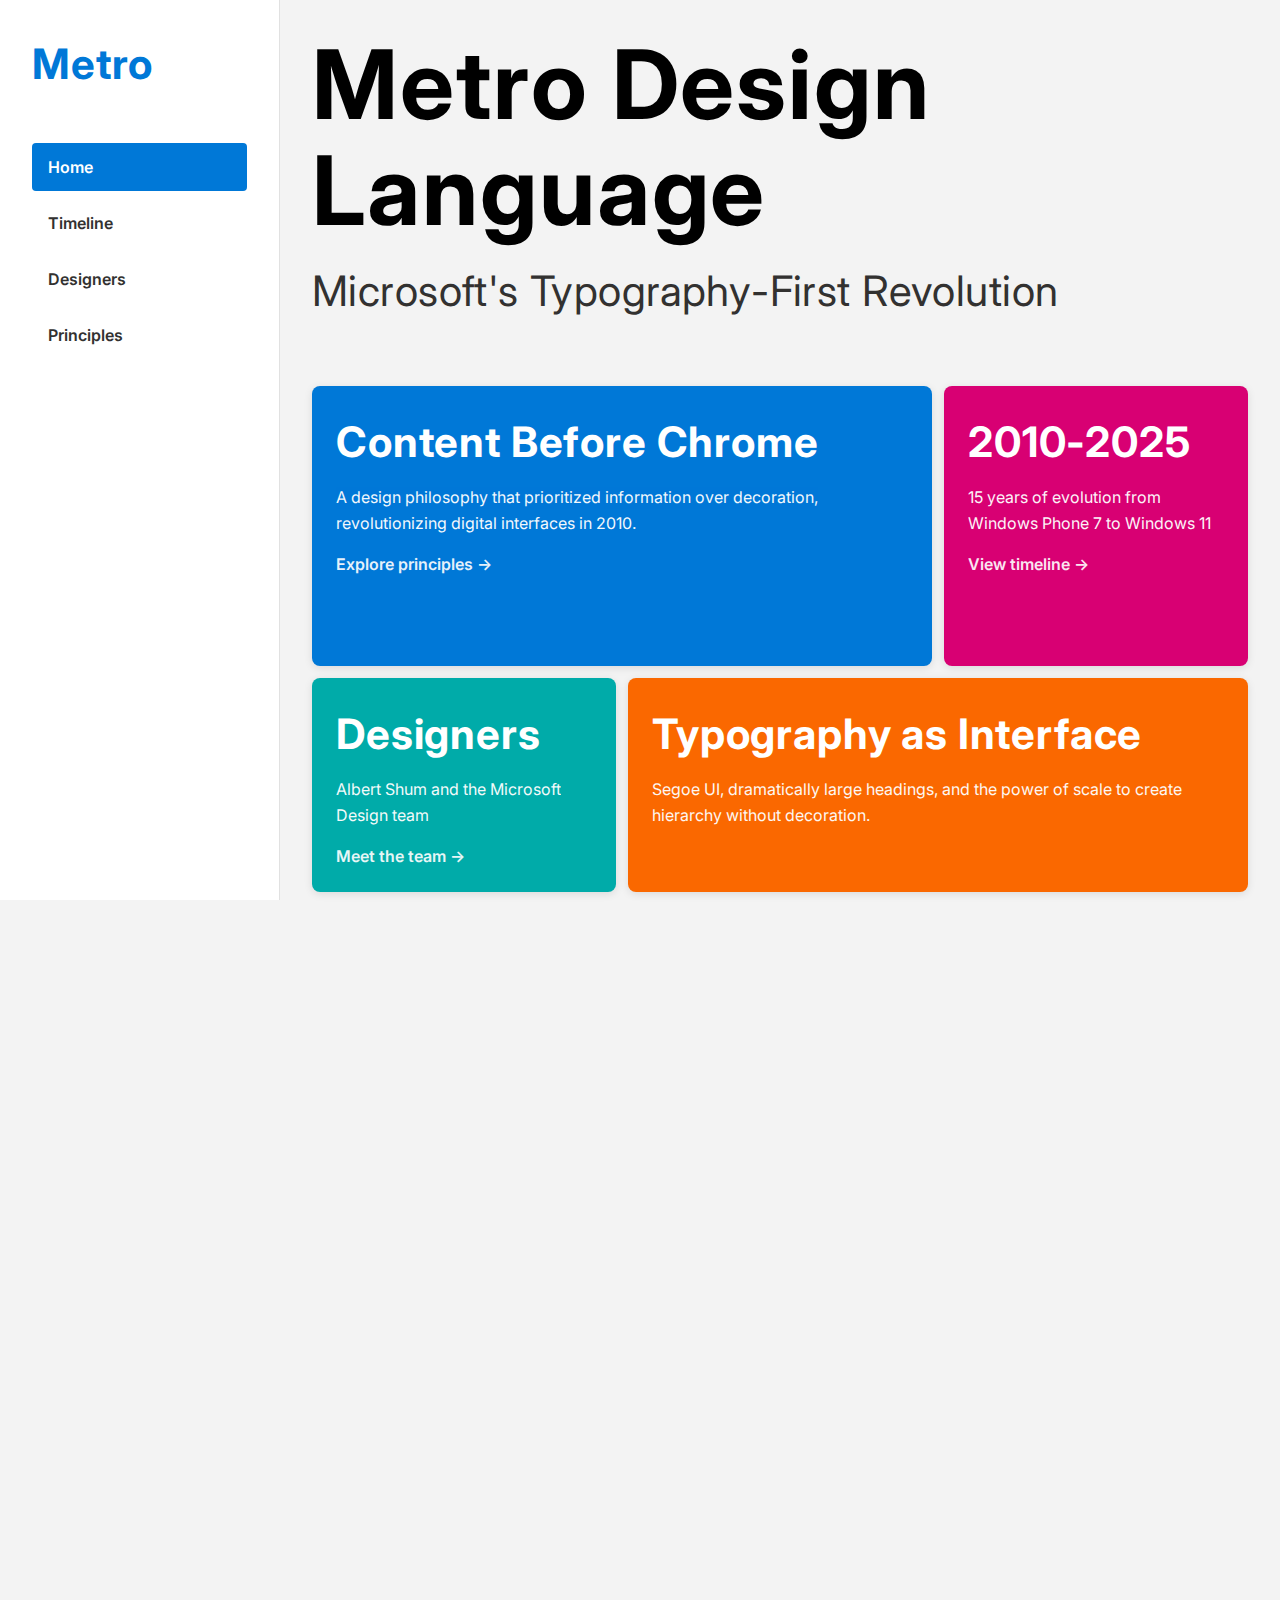
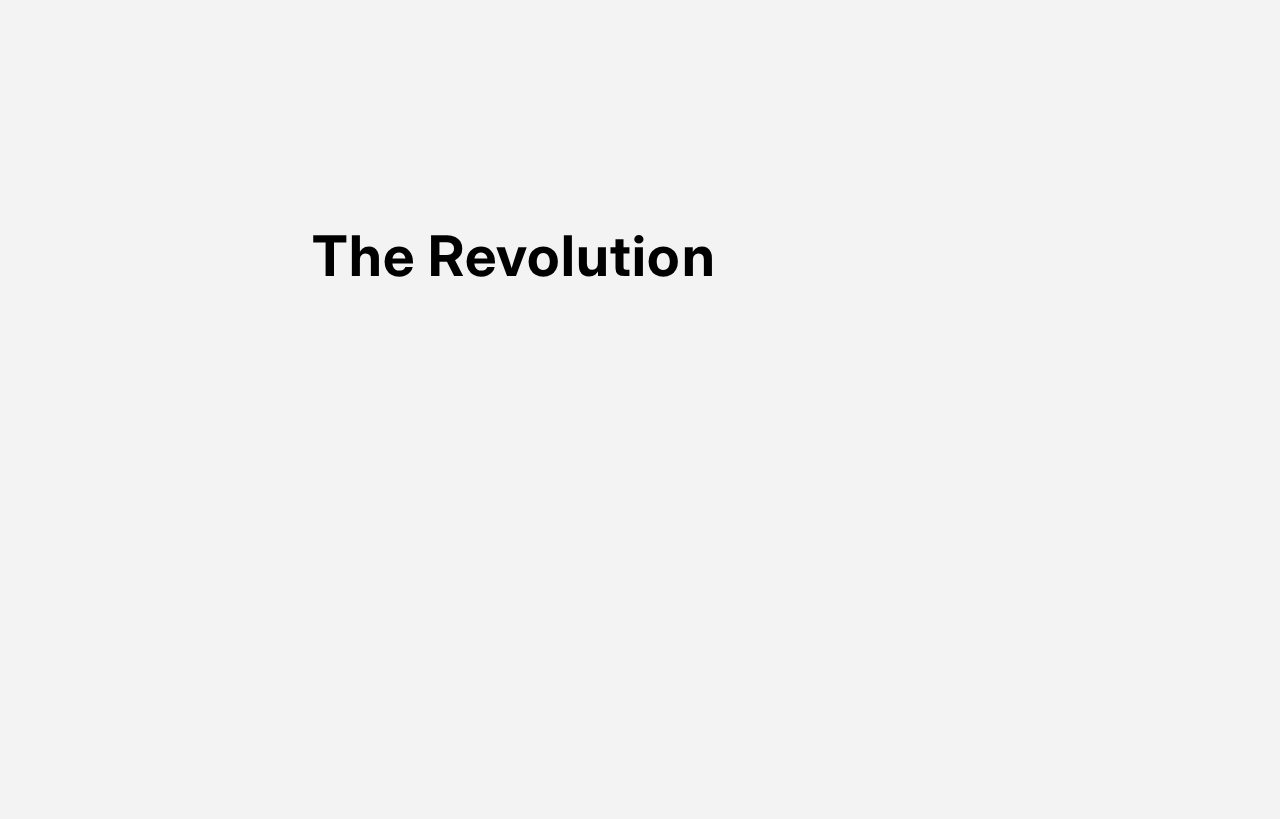
<file: index.html>
<!DOCTYPE html>
<html lang="en">
<head>
    <meta charset="UTF-8">
    <meta name="viewport" content="width=device-width, initial-scale=1.0">
    <title>Metro Design Language | Evolution of Microsoft's Typography-First UI</title>
    <link rel="stylesheet" href="css/styles.css">
</head>
<body>
    <nav class="sidebar">
        <div class="nav-header">
            <h1 class="nav-title">Metro</h1>
        </div>
        <ul class="nav-menu">
            <li><a href="index.html" class="active">Home</a></li>
            <li><a href="timeline.html">Timeline</a></li>
            <li><a href="designers.html">Designers</a></li>
            <li><a href="principles.html">Principles</a></li>
        </ul>
    </nav>

    <main class="content">
        <header class="hero">
            <h1 class="hero-title">Metro Design Language</h1>
            <p class="hero-subtitle">Microsoft's Typography-First Revolution</p>
        </header>

        <section class="tile-grid">
            <div class="tile tile-large tile-blue">
                <h2>Content Before Chrome</h2>
                <p>A design philosophy that prioritized information over decoration, revolutionizing digital interfaces in 2010.</p>
                <a href="principles.html" class="tile-link">Explore principles →</a>
            </div>

            <div class="tile tile-medium tile-magenta">
                <h2>2010-2025</h2>
                <p>15 years of evolution from Windows Phone 7 to Windows 11</p>
                <a href="timeline.html" class="tile-link">View timeline →</a>
            </div>

            <div class="tile tile-medium tile-teal">
                <h2>Designers</h2>
                <p>Albert Shum and the Microsoft Design team</p>
                <a href="designers.html" class="tile-link">Meet the team →</a>
            </div>

            <div class="tile tile-wide tile-orange">
                <h2>Typography as Interface</h2>
                <p>Segoe UI, dramatically large headings, and the power of scale to create hierarchy without decoration.</p>
            </div>

            <div class="tile tile-small tile-lime">
                <div class="tile-icon">
                    <svg viewBox="0 0 24 24" fill="currentColor">
                        <path d="M3 3h8v8H3V3zm10 0h8v8h-8V3zM3 13h8v8H3v-8zm10 0h8v8h-8v-8z"/>
                    </svg>
                </div>
                <h3>Live Tiles</h3>
            </div>

            <div class="tile tile-small tile-purple">
                <div class="tile-icon">
                    <svg viewBox="0 0 24 24" fill="currentColor">
                        <path d="M12 2C6.48 2 2 6.48 2 12s4.48 10 10 10 10-4.48 10-10S17.52 2 12 2zm-2 15l-5-5 1.41-1.41L10 14.17l7.59-7.59L19 8l-9 9z"/>
                    </svg>
                </div>
                <h3>Flat Design</h3>
            </div>

            <div class="tile tile-large tile-cyan">
                <h2>Authentically Digital</h2>
                <p>Metro rejected skeuomorphism and embraced the digital medium. No fake leather. No wood grain. Just pure, functional design that honored the screen.</p>
            </div>

            <div class="tile tile-medium tile-blue-dark">
                <h2>Fast & Fluid</h2>
                <p>200-300ms animations with ease-out timing</p>
            </div>

            <div class="tile tile-medium tile-magenta-dark">
                <h2>Information Density</h2>
                <p>Efficient use of space for professional software</p>
            </div>
        </section>

        <section class="content-section">
            <h2 class="section-title">The Revolution</h2>
            <div class="cards">
                <div class="card">
                    <h3>Windows Phone 7 (2010)</h3>
                    <p>Metro debuted as a radical departure from iOS's skeuomorphic design. Large typography, bold colors, and live tiles created a uniquely Microsoft aesthetic.</p>
                </div>
                <div class="card">
                    <h3>Windows 8 (2012)</h3>
                    <p>Metro came to the desktop, controversial but influential. The Start screen's tile-based interface divided users but inspired the industry.</p>
                </div>
                <div class="card">
                    <h3>Fluent Design (2017)</h3>
                    <p>Metro evolved into Fluent, adding light, depth, and material while maintaining the core typography-first philosophy.</p>
                </div>
            </div>
        </section>
    </main>

    <script src="js/animations.js"></script>
</body>
</html>
</file>
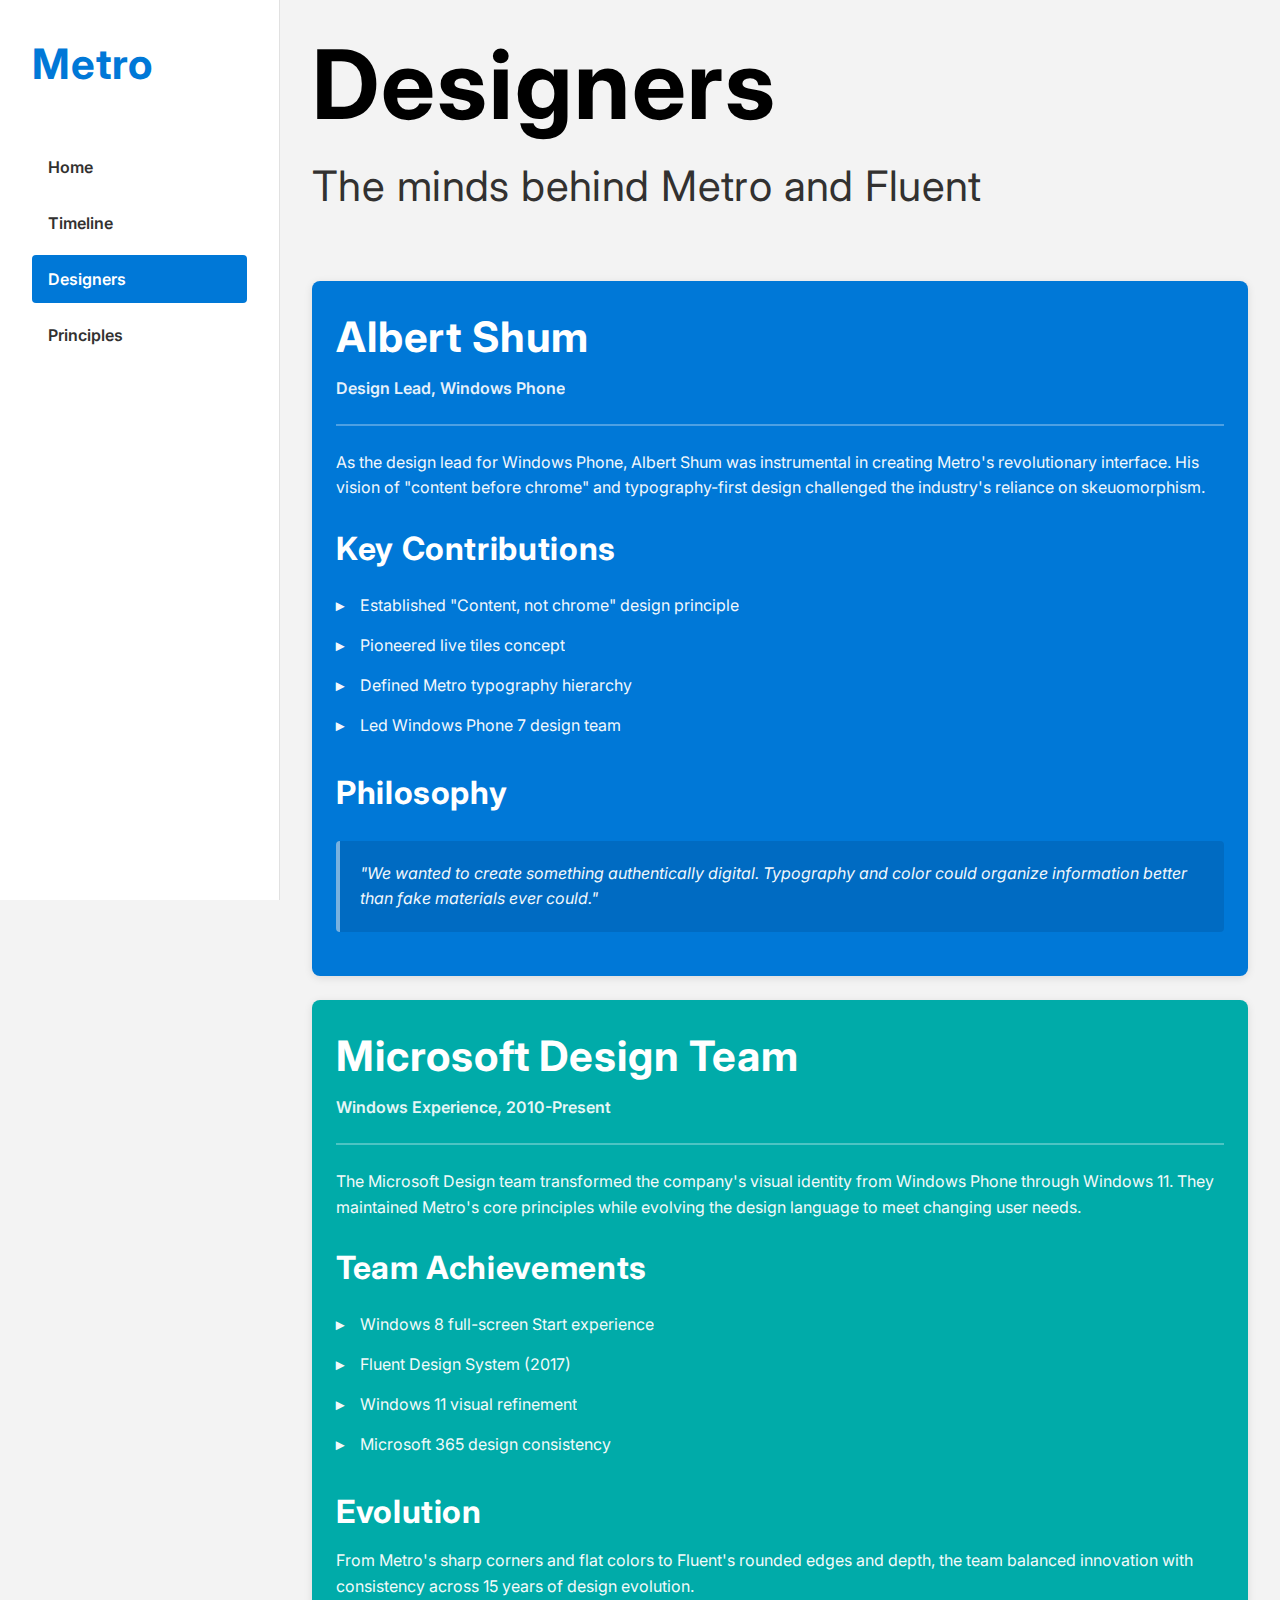
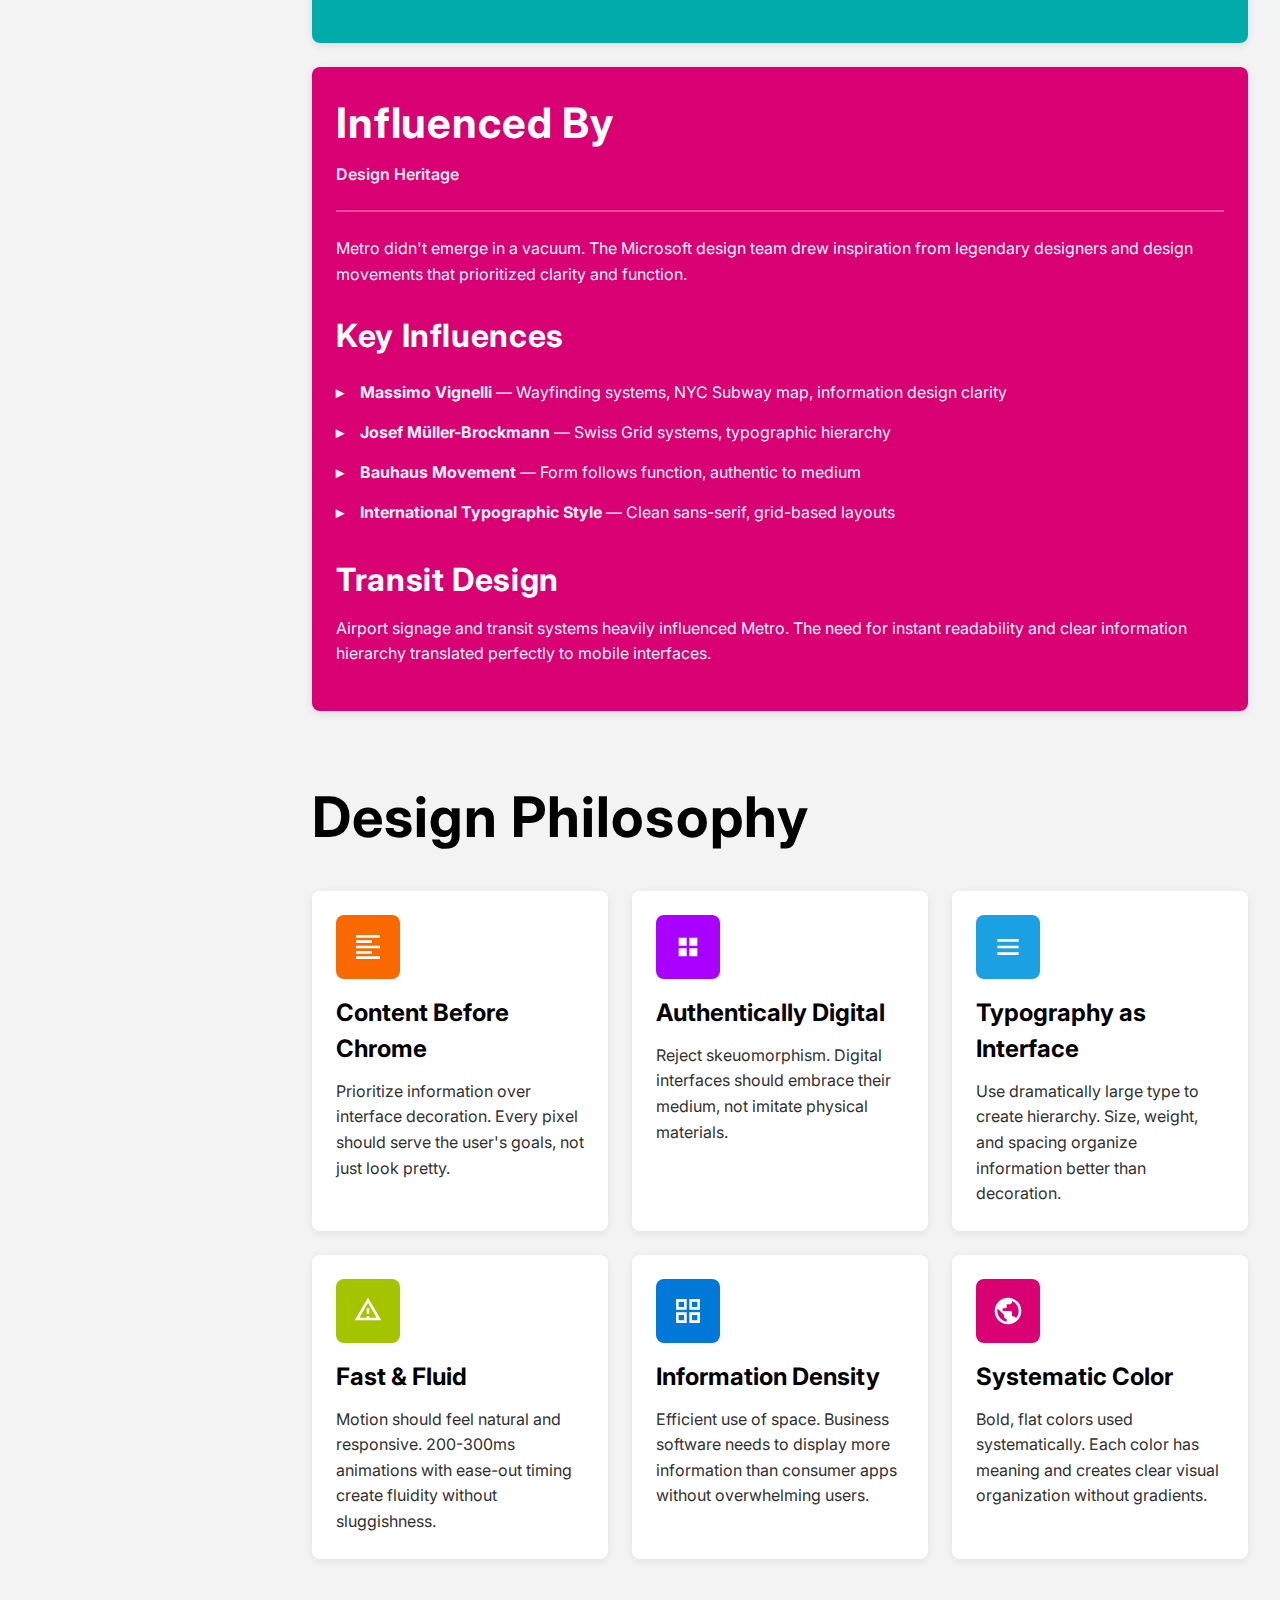
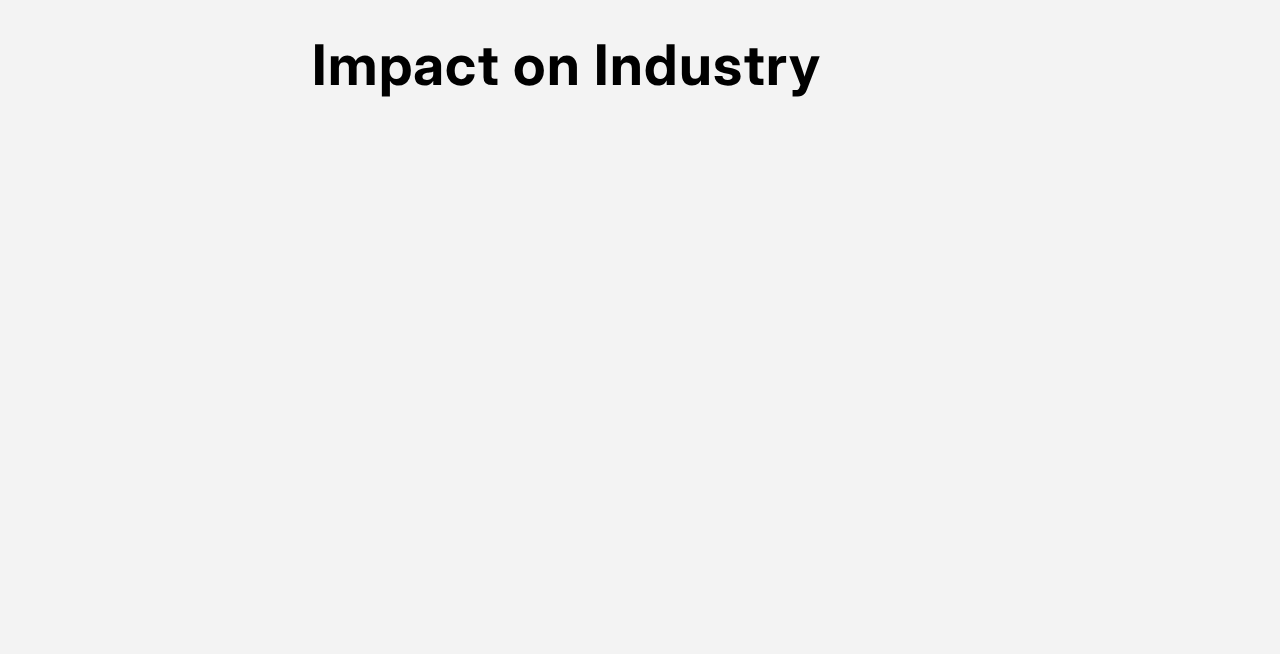
<file: designers.html>
<!DOCTYPE html>
<html lang="en">
<head>
    <meta charset="UTF-8">
    <meta name="viewport" content="width=device-width, initial-scale=1.0">
    <title>Designers | Metro Design Language</title>
    <link rel="stylesheet" href="css/styles.css">
    <link rel="stylesheet" href="css/designers.css">
</head>
<body>
    <nav class="sidebar">
        <div class="nav-header">
            <h1 class="nav-title">Metro</h1>
        </div>
        <ul class="nav-menu">
            <li><a href="index.html">Home</a></li>
            <li><a href="timeline.html">Timeline</a></li>
            <li><a href="designers.html" class="active">Designers</a></li>
            <li><a href="principles.html">Principles</a></li>
        </ul>
    </nav>

    <main class="content">
        <header class="hero">
            <h1 class="hero-title">Designers</h1>
            <p class="hero-subtitle">The minds behind Metro and Fluent</p>
        </header>

        <section class="designer-grid">
            <div class="designer-card tile-blue">
                <div class="designer-header">
                    <h2>Albert Shum</h2>
                    <p class="designer-role">Design Lead, Windows Phone</p>
                </div>
                <div class="designer-content">
                    <p>As the design lead for Windows Phone, Albert Shum was instrumental in creating Metro's revolutionary interface. His vision of "content before chrome" and typography-first design challenged the industry's reliance on skeuomorphism.</p>
                    
                    <h3>Key Contributions</h3>
                    <ul>
                        <li>Established "Content, not chrome" design principle</li>
                        <li>Pioneered live tiles concept</li>
                        <li>Defined Metro typography hierarchy</li>
                        <li>Led Windows Phone 7 design team</li>
                    </ul>
                    
                    <h3>Philosophy</h3>
                    <p class="quote">"We wanted to create something authentically digital. Typography and color could organize information better than fake materials ever could."</p>
                </div>
            </div>

            <div class="designer-card tile-teal">
                <div class="designer-header">
                    <h2>Microsoft Design Team</h2>
                    <p class="designer-role">Windows Experience, 2010-Present</p>
                </div>
                <div class="designer-content">
                    <p>The Microsoft Design team transformed the company's visual identity from Windows Phone through Windows 11. They maintained Metro's core principles while evolving the design language to meet changing user needs.</p>
                    
                    <h3>Team Achievements</h3>
                    <ul>
                        <li>Windows 8 full-screen Start experience</li>
                        <li>Fluent Design System (2017)</li>
                        <li>Windows 11 visual refinement</li>
                        <li>Microsoft 365 design consistency</li>
                    </ul>
                    
                    <h3>Evolution</h3>
                    <p>From Metro's sharp corners and flat colors to Fluent's rounded edges and depth, the team balanced innovation with consistency across 15 years of design evolution.</p>
                </div>
            </div>

            <div class="designer-card tile-magenta">
                <div class="designer-header">
                    <h2>Influenced By</h2>
                    <p class="designer-role">Design Heritage</p>
                </div>
                <div class="designer-content">
                    <p>Metro didn't emerge in a vacuum. The Microsoft design team drew inspiration from legendary designers and design movements that prioritized clarity and function.</p>
                    
                    <h3>Key Influences</h3>
                    <ul>
                        <li><strong>Massimo Vignelli</strong> — Wayfinding systems, NYC Subway map, information design clarity</li>
                        <li><strong>Josef Müller-Brockmann</strong> — Swiss Grid systems, typographic hierarchy</li>
                        <li><strong>Bauhaus Movement</strong> — Form follows function, authentic to medium</li>
                        <li><strong>International Typographic Style</strong> — Clean sans-serif, grid-based layouts</li>
                    </ul>
                    
                    <h3>Transit Design</h3>
                    <p>Airport signage and transit systems heavily influenced Metro. The need for instant readability and clear information hierarchy translated perfectly to mobile interfaces.</p>
                </div>
            </div>
        </section>

        <section class="content-section">
            <h2 class="section-title">Design Philosophy</h2>
            
            <div class="philosophy-grid">
                <div class="philosophy-card">
                    <div class="philosophy-icon tile-orange">
                        <svg viewBox="0 0 24 24" fill="currentColor">
                            <path d="M3 3h18v2H3V3zm0 4h12v2H3V7zm0 4h18v2H3v-2zm0 4h12v2H3v-2zm0 4h18v2H3v-2z"/>
                        </svg>
                    </div>
                    <h3>Content Before Chrome</h3>
                    <p>Prioritize information over interface decoration. Every pixel should serve the user's goals, not just look pretty.</p>
                </div>

                <div class="philosophy-card">
                    <div class="philosophy-icon tile-purple">
                        <svg viewBox="0 0 24 24" fill="currentColor">
                            <path d="M5 5h6v6H5V5zm8 0h6v6h-6V5zM5 13h6v6H5v-6zm8 0h6v6h-6v-6z"/>
                        </svg>
                    </div>
                    <h3>Authentically Digital</h3>
                    <p>Reject skeuomorphism. Digital interfaces should embrace their medium, not imitate physical materials.</p>
                </div>

                <div class="philosophy-card">
                    <div class="philosophy-icon tile-cyan">
                        <svg viewBox="0 0 24 24" fill="currentColor">
                            <path d="M4 6h16v2H4V6zm0 5h16v2H4v-2zm0 5h16v2H4v-2z"/>
                        </svg>
                    </div>
                    <h3>Typography as Interface</h3>
                    <p>Use dramatically large type to create hierarchy. Size, weight, and spacing organize information better than decoration.</p>
                </div>

                <div class="philosophy-card">
                    <div class="philosophy-icon tile-lime">
                        <svg viewBox="0 0 24 24" fill="currentColor">
                            <path d="M12 2L2 19h20L12 2zm0 3.84L18.43 17H5.57L12 5.84zM11 10v4h2v-4h-2zm0 6v2h2v-2h-2z"/>
                        </svg>
                    </div>
                    <h3>Fast & Fluid</h3>
                    <p>Motion should feel natural and responsive. 200-300ms animations with ease-out timing create fluidity without sluggishness.</p>
                </div>

                <div class="philosophy-card">
                    <div class="philosophy-icon tile-blue">
                        <svg viewBox="0 0 24 24" fill="currentColor">
                            <path d="M3 3v8h8V3H3zm6 6H5V5h4v4zm-6 4v8h8v-8H3zm6 6H5v-4h4v4zm4-16v8h8V3h-8zm6 6h-4V5h4v4zm-6 4v8h8v-8h-8zm6 6h-4v-4h4v4z"/>
                        </svg>
                    </div>
                    <h3>Information Density</h3>
                    <p>Efficient use of space. Business software needs to display more information than consumer apps without overwhelming users.</p>
                </div>

                <div class="philosophy-card">
                    <div class="philosophy-icon tile-magenta">
                        <svg viewBox="0 0 24 24" fill="currentColor">
                            <path d="M12 2C6.48 2 2 6.48 2 12s4.48 10 10 10 10-4.48 10-10S17.52 2 12 2zm-1 17.93c-3.95-.49-7-3.85-7-7.93 0-.62.08-1.21.21-1.79L9 15v1c0 1.1.9 2 2 2v1.93zm6.9-2.54c-.26-.81-1-1.39-1.9-1.39h-1v-3c0-.55-.45-1-1-1H8v-2h2c.55 0 1-.45 1-1V7h2c1.1 0 2-.9 2-2v-.41c2.93 1.19 5 4.06 5 7.41 0 2.08-.8 3.97-2.1 5.39z"/>
                        </svg>
                    </div>
                    <h3>Systematic Color</h3>
                    <p>Bold, flat colors used systematically. Each color has meaning and creates clear visual organization without gradients.</p>
                </div>
            </div>
        </section>

        <section class="content-section">
            <h2 class="section-title">Impact on Industry</h2>
            <div class="cards">
                <div class="card">
                    <h3>The Flat Design Revolution</h3>
                    <p>Metro's 2010 debut directly influenced Apple's iOS 7 (2013) flat redesign and Google's Material Design (2014). The entire tech industry shifted away from skeuomorphism.</p>
                </div>
                <div class="card">
                    <h3>Typography Renaissance</h3>
                    <p>Metro proved that dramatically large typography could be beautiful and functional. Modern web design's embrace of large headings traces back to Metro's bold choices.</p>
                </div>
                <div class="card">
                    <h3>Live Information</h3>
                    <p>Live Tiles pioneered the concept of glanceable, updating information without opening apps. Widgets on iOS and Android follow this Metro innovation.</p>
                </div>
            </div>
        </section>
    </main>

    <script src="js/animations.js"></script>
</body>
</html>
</file>
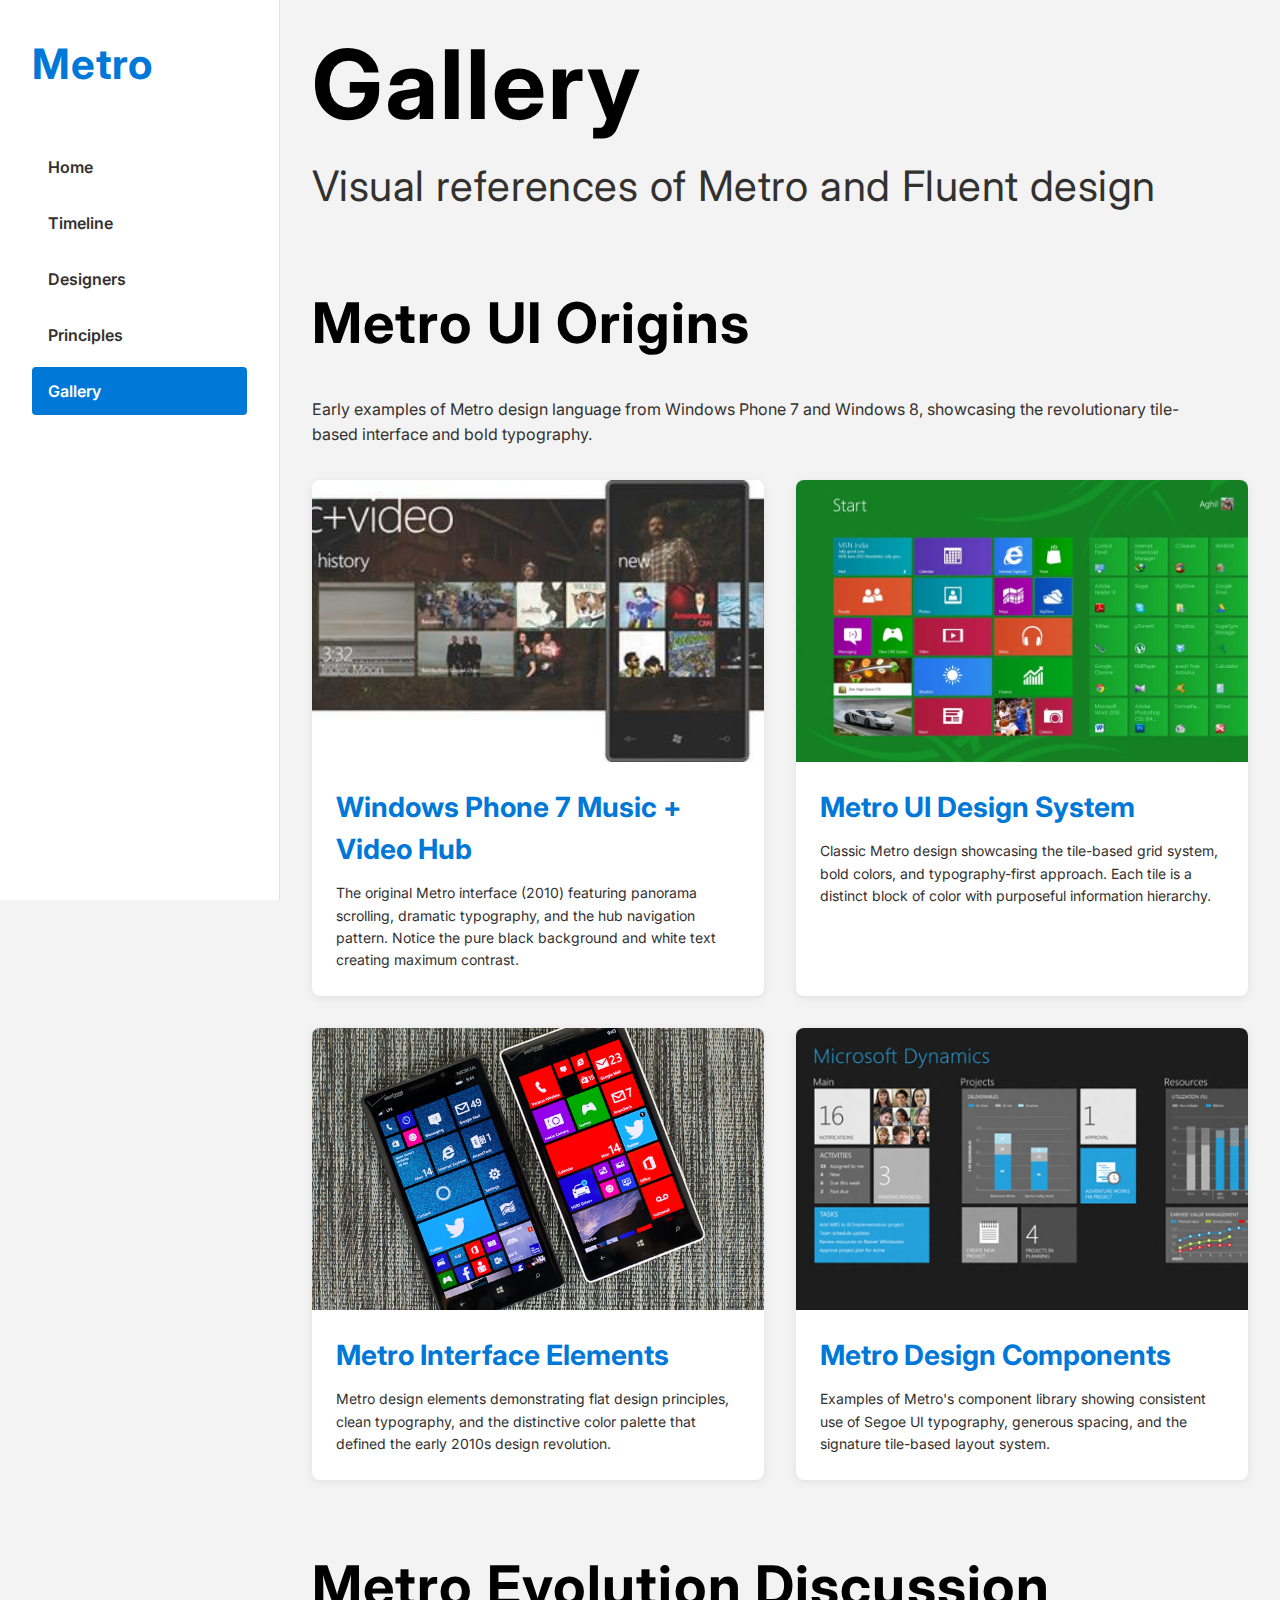
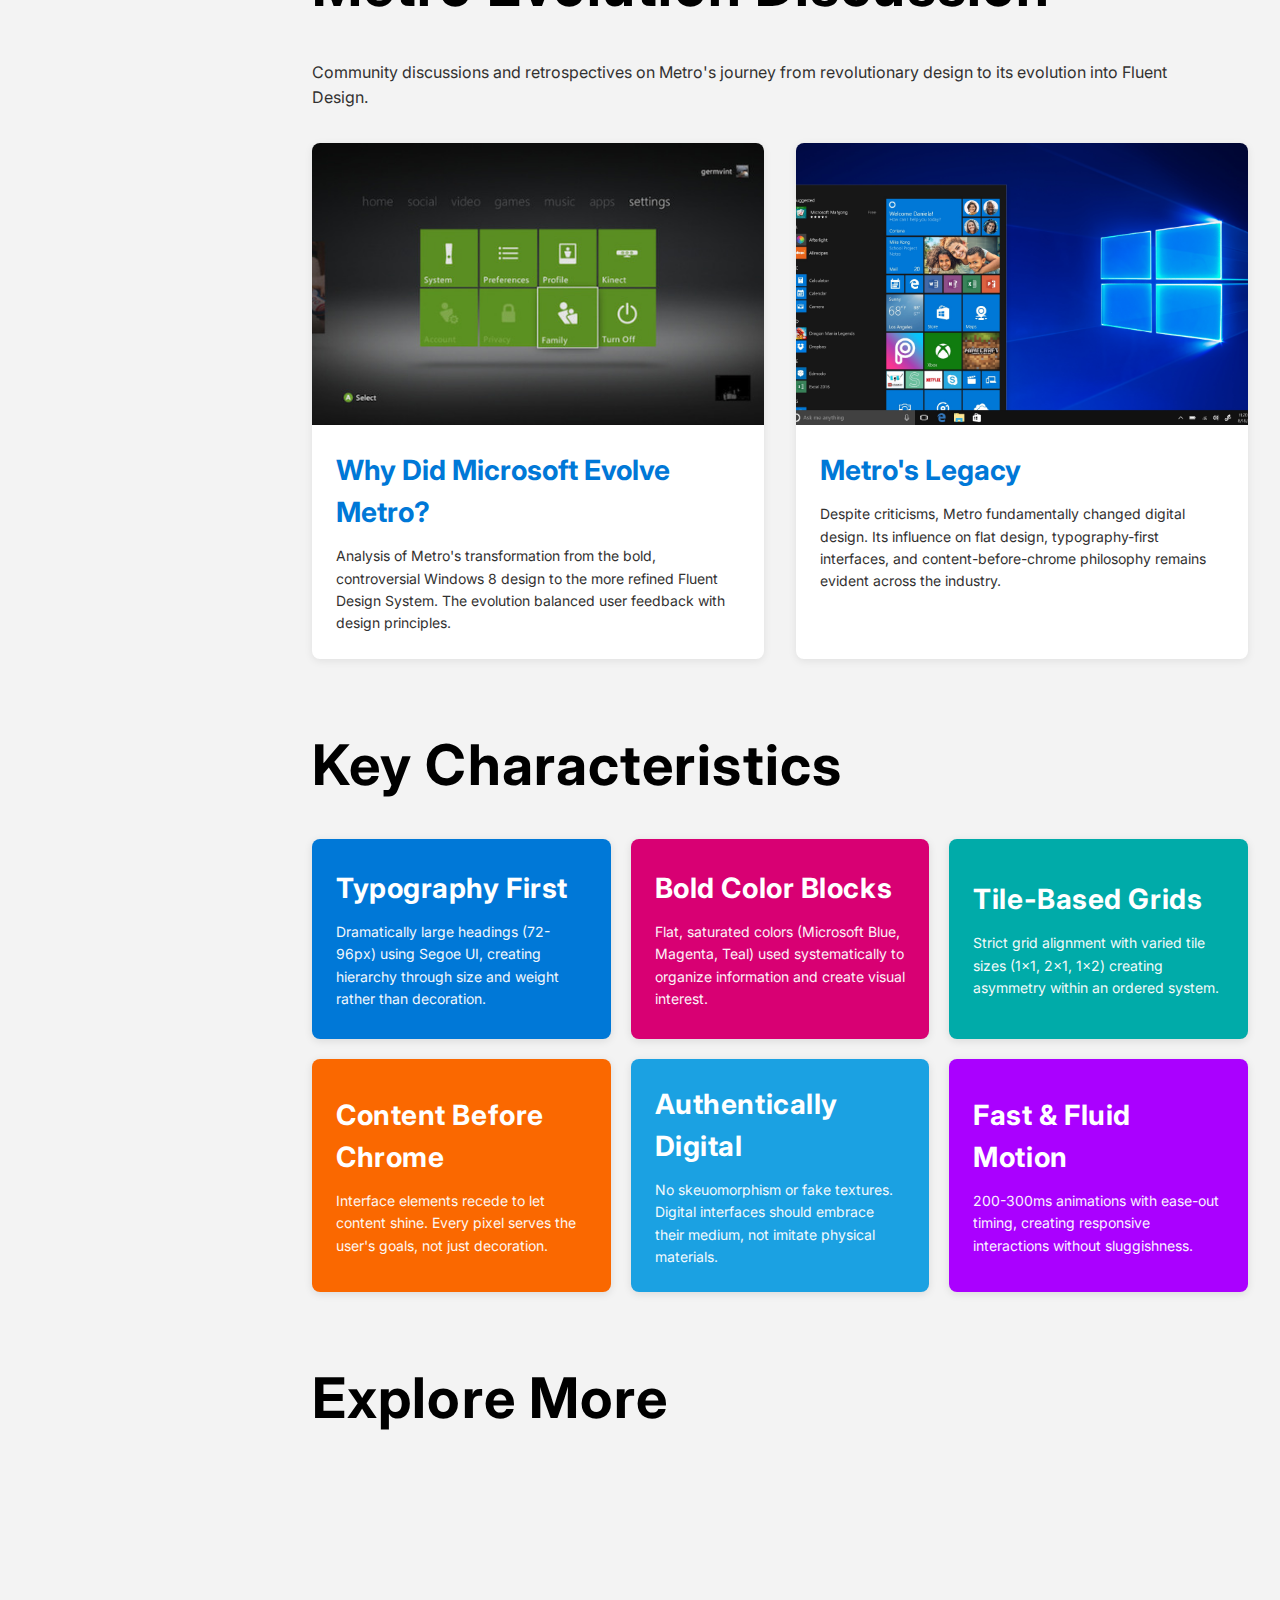
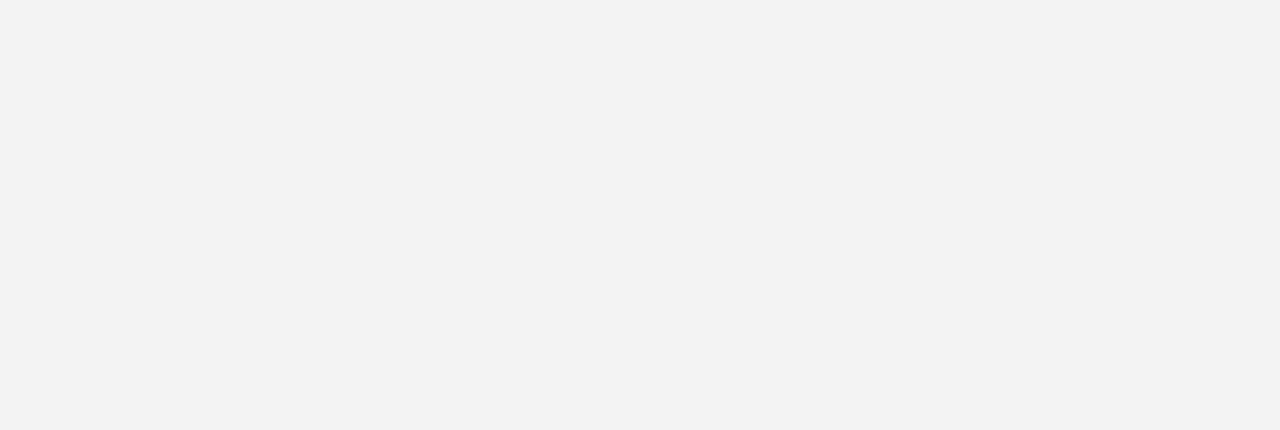
<file: gallery.html>
<!DOCTYPE html>
<html lang="en">
<head>
    <meta charset="UTF-8">
    <meta name="viewport" content="width=device-width, initial-scale=1.0">
    <title>Gallery | Metro Design Language</title>
    <link rel="stylesheet" href="css/styles.css">
    <link rel="stylesheet" href="css/gallery.css">
</head>
<body>
    <nav class="sidebar">
        <div class="nav-header">
            <h1 class="nav-title">Metro</h1>
        </div>
        <ul class="nav-menu">
            <li><a href="index.html">Home</a></li>
            <li><a href="timeline.html">Timeline</a></li>
            <li><a href="designers.html">Designers</a></li>
            <li><a href="principles.html">Principles</a></li>
            <li><a href="gallery.html" class="active">Gallery</a></li>
        </ul>
    </nav>

    <main class="content">
        <header class="hero">
            <h1 class="hero-title">Gallery</h1>
            <p class="hero-subtitle">Visual references of Metro and Fluent design</p>
        </header>

        <section class="content-section">
            <h2 class="section-title">Metro UI Origins</h2>
            <p class="section-description">Early examples of Metro design language from Windows Phone 7 and Windows 8, showcasing the revolutionary tile-based interface and bold typography.</p>
            
            <div class="gallery-grid">
                <div class="gallery-item">
                    <div class="gallery-image-wrapper">
                        <img src="research/references/Music+Video_hub_on_Windows_Phone_7.jpg" alt="Windows Phone 7 Music and Video Hub" loading="lazy">
                    </div>
                    <div class="gallery-caption">
                        <h3>Windows Phone 7 Music + Video Hub</h3>
                        <p>The original Metro interface (2010) featuring panorama scrolling, dramatic typography, and the hub navigation pattern. Notice the pure black background and white text creating maximum contrast.</p>
                    </div>
                </div>

                <div class="gallery-item">
                    <div class="gallery-image-wrapper">
                        <img src="research/references/metroui.webp" alt="Metro UI Design System" loading="lazy">
                    </div>
                    <div class="gallery-caption">
                        <h3>Metro UI Design System</h3>
                        <p>Classic Metro design showcasing the tile-based grid system, bold colors, and typography-first approach. Each tile is a distinct block of color with purposeful information hierarchy.</p>
                    </div>
                </div>

                <div class="gallery-item">
                    <div class="gallery-image-wrapper">
                        <img src="research/references/FNkV6Z-X0AcmjX4.png" alt="Metro UI Example" loading="lazy">
                    </div>
                    <div class="gallery-caption">
                        <h3>Metro Interface Elements</h3>
                        <p>Metro design elements demonstrating flat design principles, clean typography, and the distinctive color palette that defined the early 2010s design revolution.</p>
                    </div>
                </div>

                <div class="gallery-item">
                    <div class="gallery-image-wrapper">
                        <img src="research/references/image29.png" alt="Metro Design Reference" loading="lazy">
                    </div>
                    <div class="gallery-caption">
                        <h3>Metro Design Components</h3>
                        <p>Examples of Metro's component library showing consistent use of Segoe UI typography, generous spacing, and the signature tile-based layout system.</p>
                    </div>
                </div>
            </div>
        </section>

        <section class="content-section">
            <h2 class="section-title">Metro Evolution Discussion</h2>
            <p class="section-description">Community discussions and retrospectives on Metro's journey from revolutionary design to its evolution into Fluent Design.</p>
            
            <div class="gallery-grid">
                <div class="gallery-item">
                    <div class="gallery-image-wrapper">
                        <img src="research/references/why-did-microsoft-ditch-the-metro-design-style-v0-1zns1yhnea3d1.png" alt="Metro Design Discussion Part 1" loading="lazy">
                    </div>
                    <div class="gallery-caption">
                        <h3>Why Did Microsoft Evolve Metro?</h3>
                        <p>Analysis of Metro's transformation from the bold, controversial Windows 8 design to the more refined Fluent Design System. The evolution balanced user feedback with design principles.</p>
                    </div>
                </div>

                <div class="gallery-item">
                    <div class="gallery-image-wrapper">
                        <img src="research/references/why-did-microsoft-ditch-the-metro-design-style-v0-8aunw9toea3d1.png" alt="Metro Design Discussion Part 2" loading="lazy">
                    </div>
                    <div class="gallery-caption">
                        <h3>Metro's Legacy</h3>
                        <p>Despite criticisms, Metro fundamentally changed digital design. Its influence on flat design, typography-first interfaces, and content-before-chrome philosophy remains evident across the industry.</p>
                    </div>
                </div>
            </div>
        </section>

        <section class="content-section">
            <h2 class="section-title">Key Characteristics</h2>
            <div class="characteristics-grid">
                <div class="characteristic-card tile-blue">
                    <h3>Typography First</h3>
                    <p>Dramatically large headings (72-96px) using Segoe UI, creating hierarchy through size and weight rather than decoration.</p>
                </div>

                <div class="characteristic-card tile-magenta">
                    <h3>Bold Color Blocks</h3>
                    <p>Flat, saturated colors (Microsoft Blue, Magenta, Teal) used systematically to organize information and create visual interest.</p>
                </div>

                <div class="characteristic-card tile-teal">
                    <h3>Tile-Based Grids</h3>
                    <p>Strict grid alignment with varied tile sizes (1×1, 2×1, 1×2) creating asymmetry within an ordered system.</p>
                </div>

                <div class="characteristic-card tile-orange">
                    <h3>Content Before Chrome</h3>
                    <p>Interface elements recede to let content shine. Every pixel serves the user's goals, not just decoration.</p>
                </div>

                <div class="characteristic-card tile-cyan">
                    <h3>Authentically Digital</h3>
                    <p>No skeuomorphism or fake textures. Digital interfaces should embrace their medium, not imitate physical materials.</p>
                </div>

                <div class="characteristic-card tile-purple">
                    <h3>Fast & Fluid Motion</h3>
                    <p>200-300ms animations with ease-out timing, creating responsive interactions without sluggishness.</p>
                </div>
            </div>
        </section>

        <section class="content-section">
            <h2 class="section-title">Explore More</h2>
            <div class="cards">
                <div class="card">
                    <h3>Timeline</h3>
                    <p>Trace Metro's evolution from Windows Phone 7 (2010) through Windows 11 (2025) and see how the design language adapted over 15 years.</p>
                    <a href="timeline.html" class="card-link">View timeline →</a>
                </div>
                <div class="card">
                    <h3>Design Principles</h3>
                    <p>Deep dive into the seven core principles that define Metro and Fluent design, from typography to information density.</p>
                    <a href="principles.html" class="card-link">Read principles →</a>
                </div>
                <div class="card">
                    <h3>The Designers</h3>
                    <p>Learn about Albert Shum, the Microsoft Design team, and the design movements that influenced Metro's creation.</p>
                    <a href="designers.html" class="card-link">Meet the team →</a>
                </div>
            </div>
        </section>
    </main>

    <script src="js/animations.js"></script>
</body>
</html>
</file>
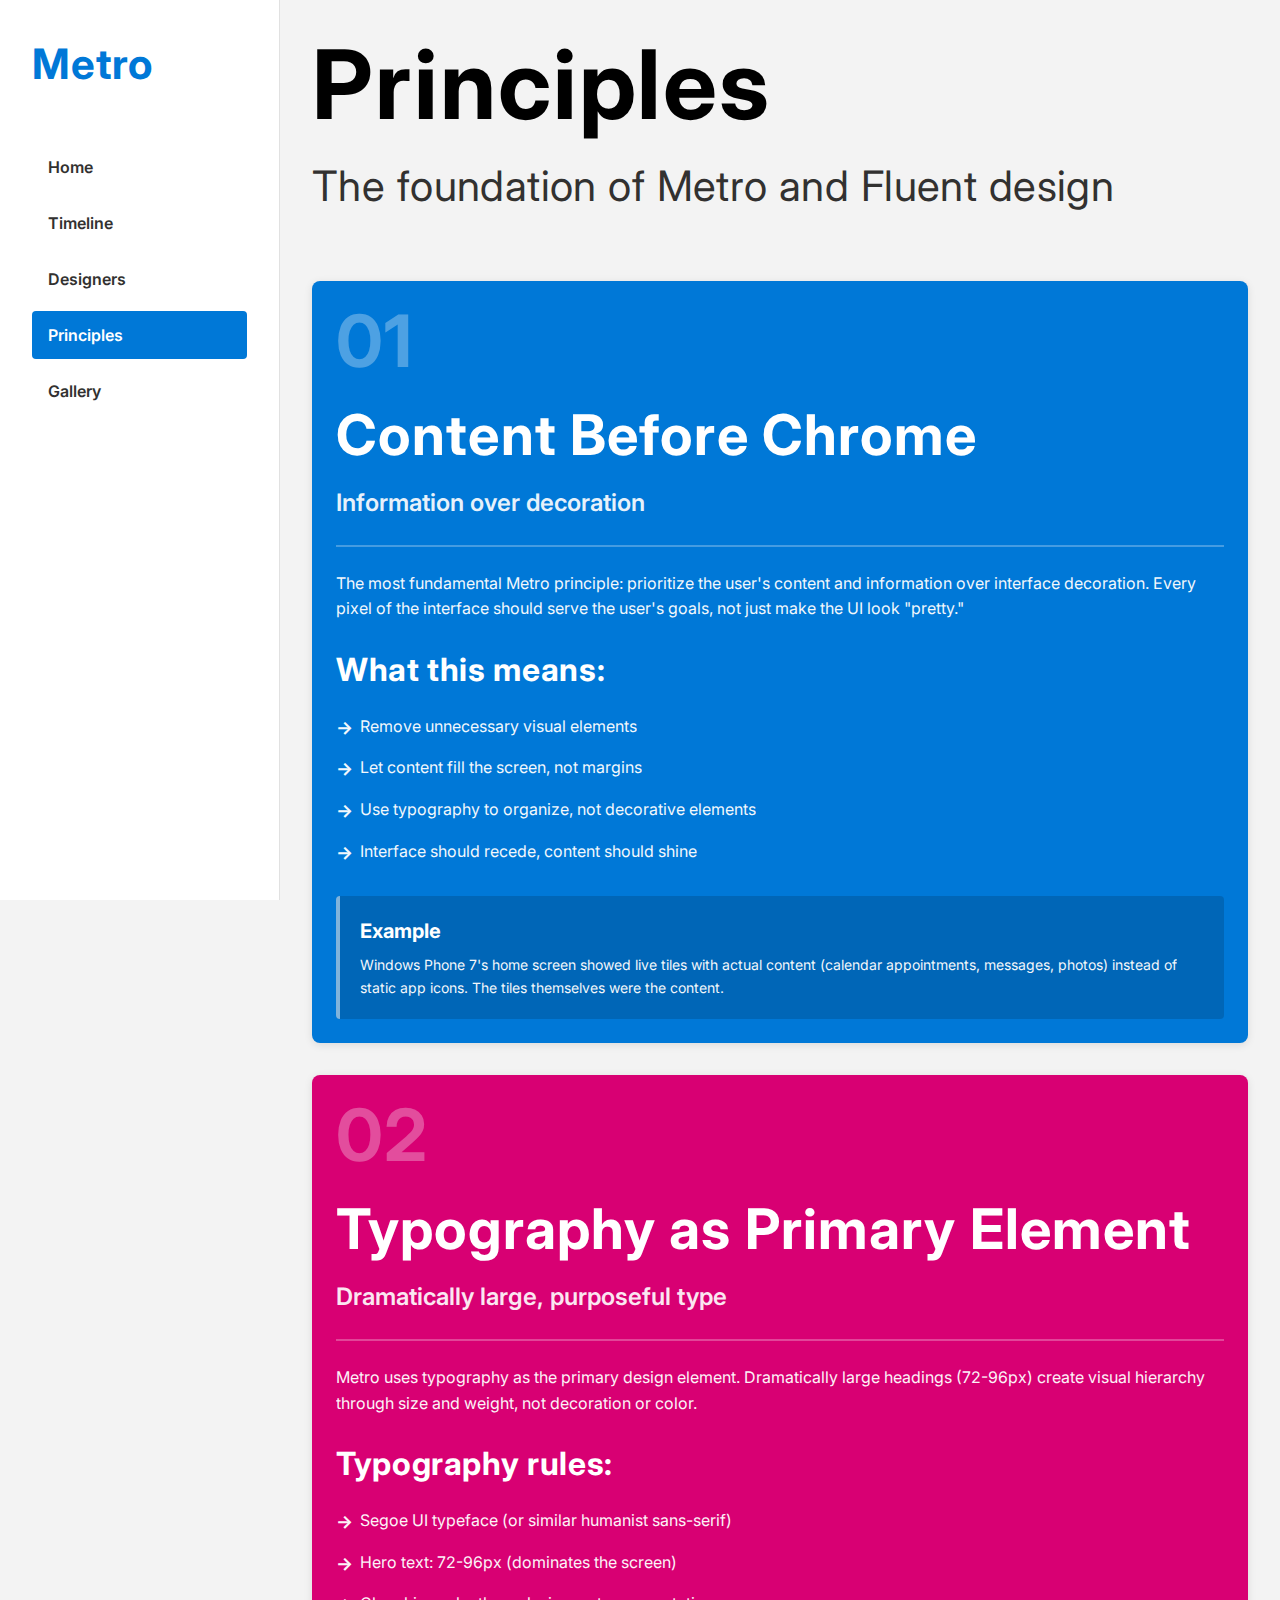
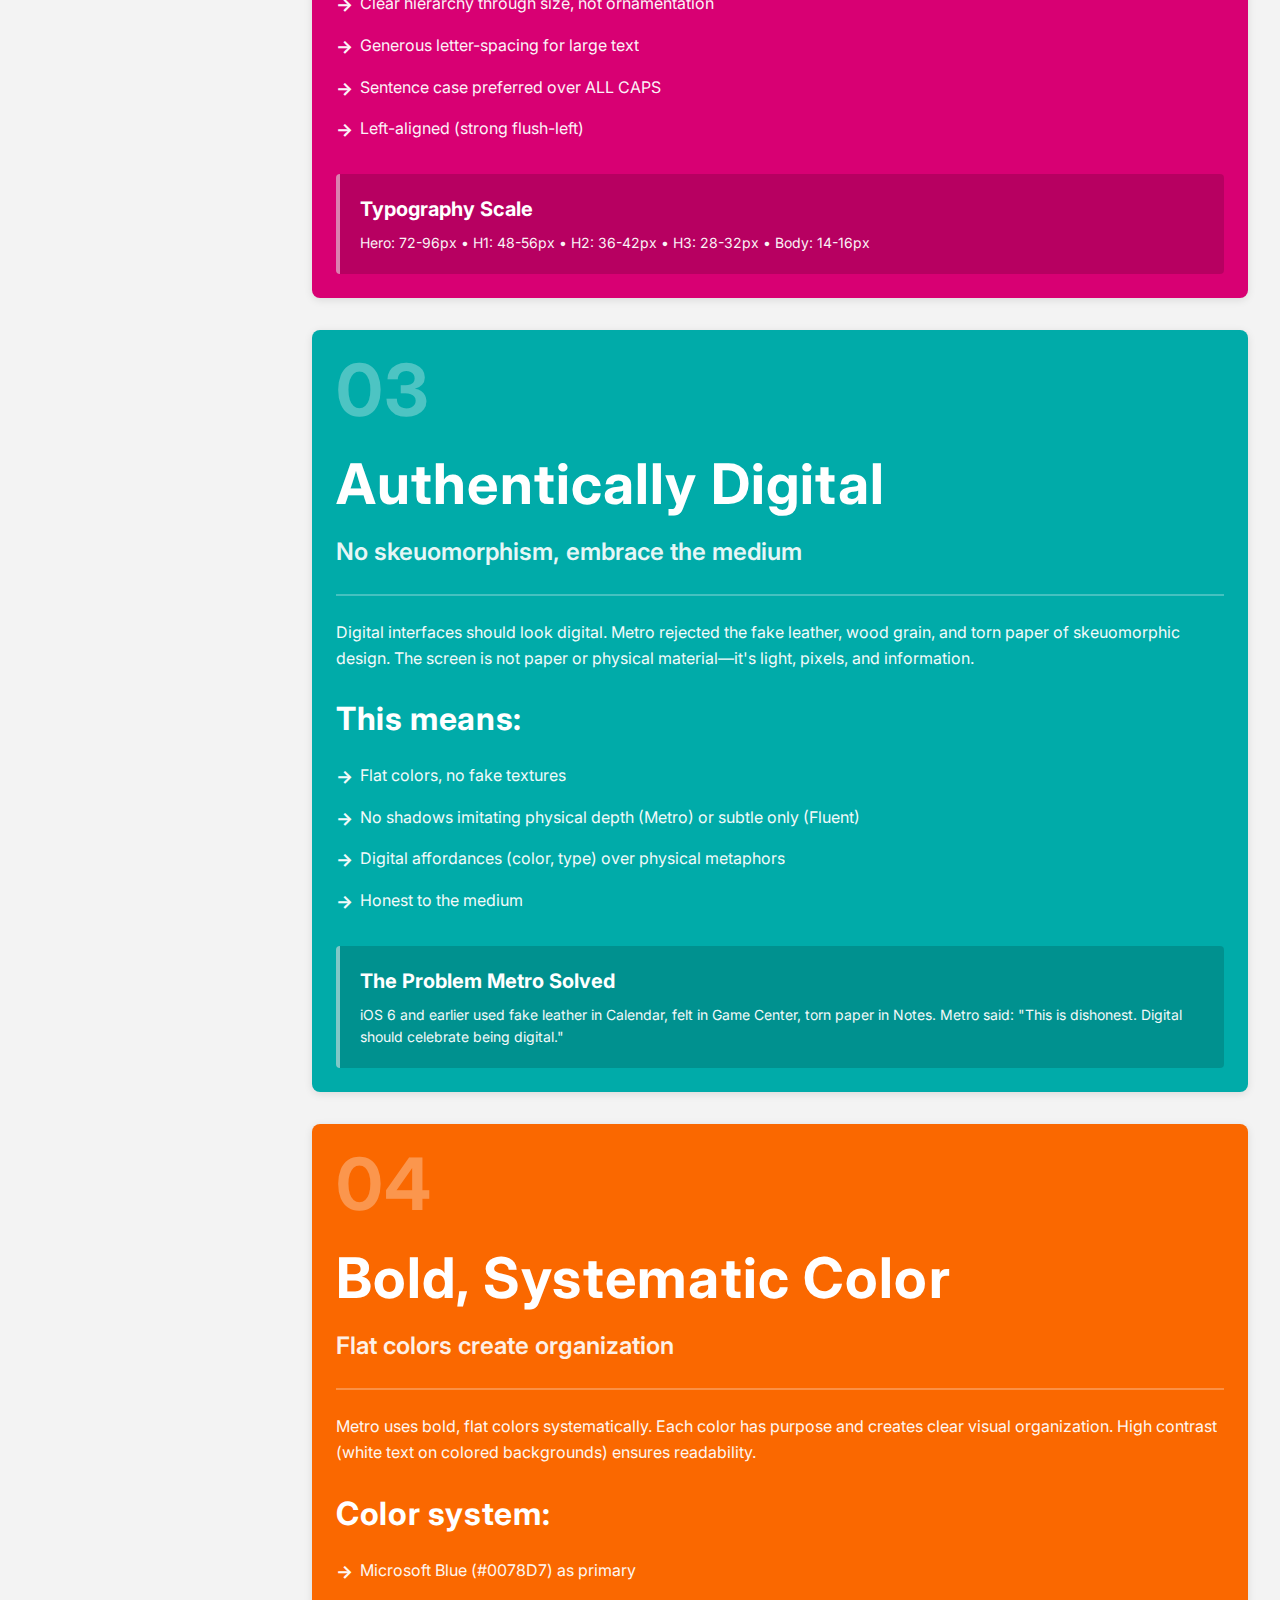
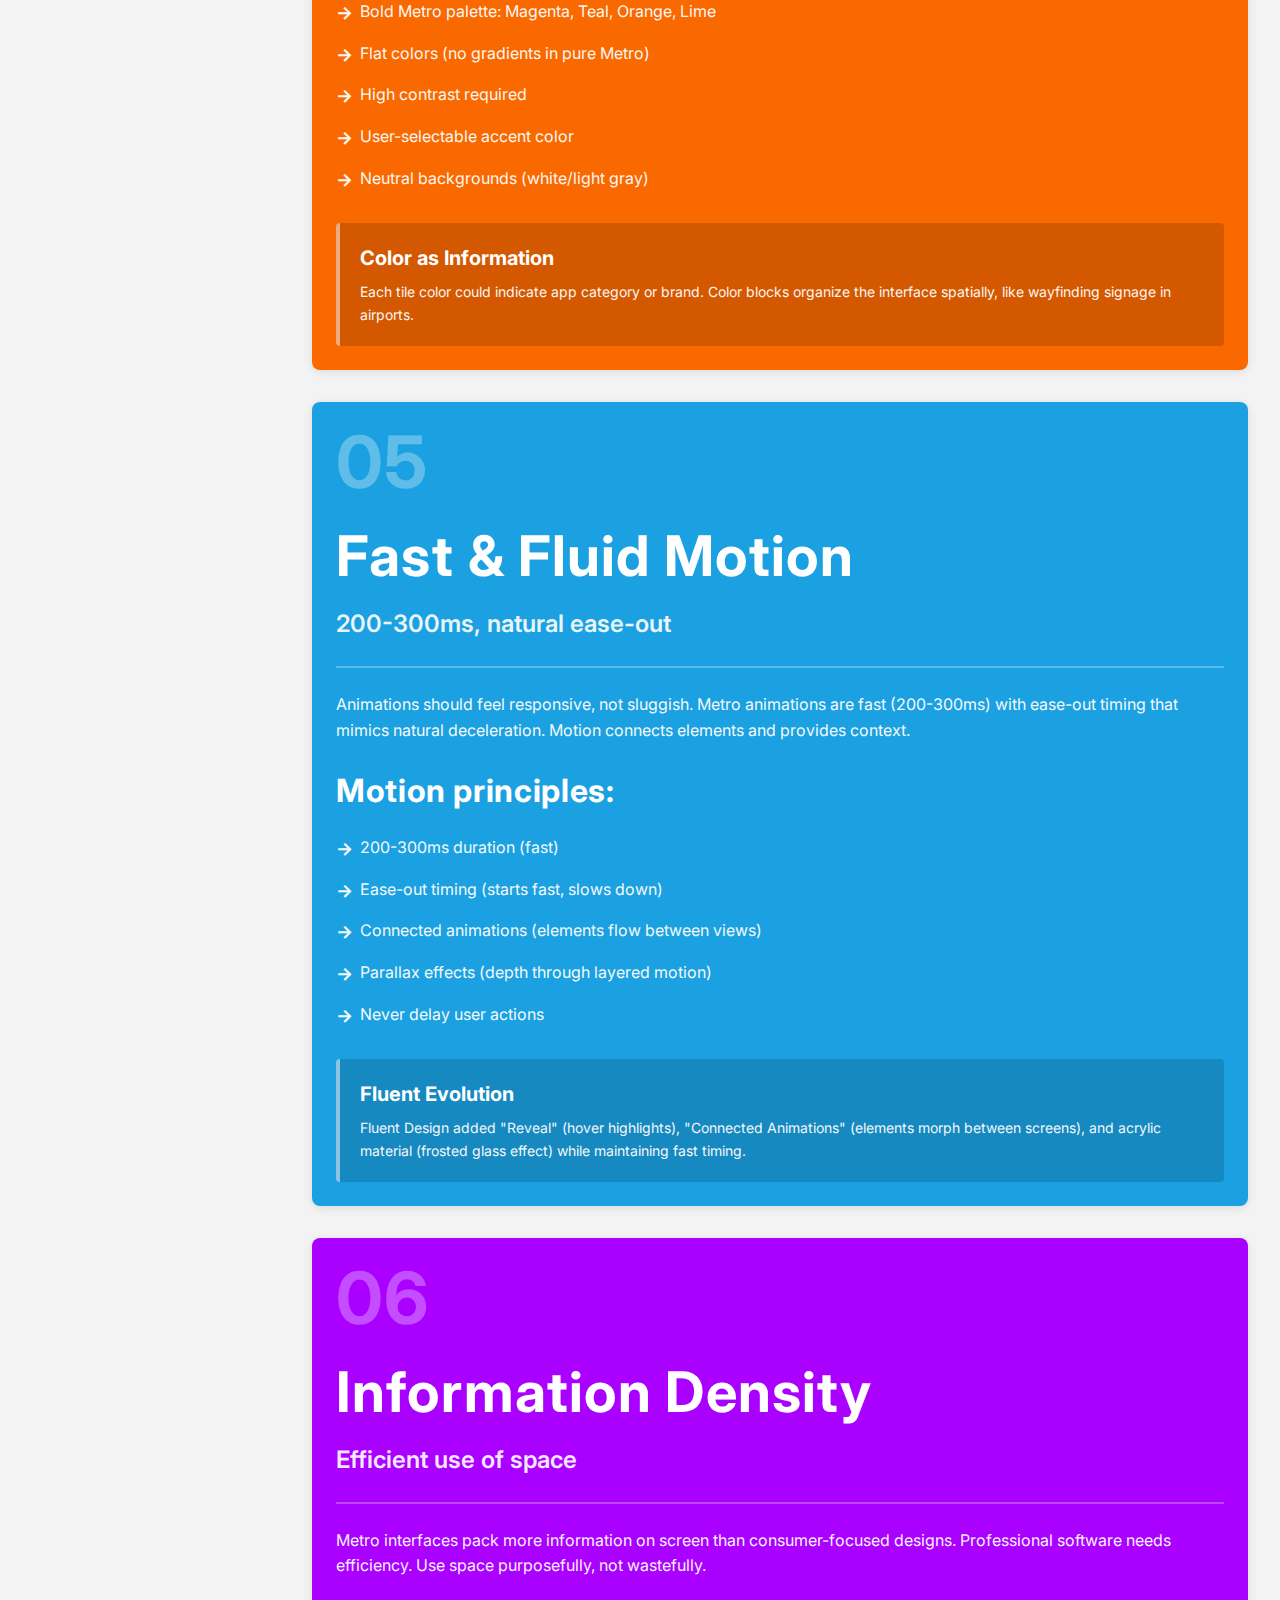
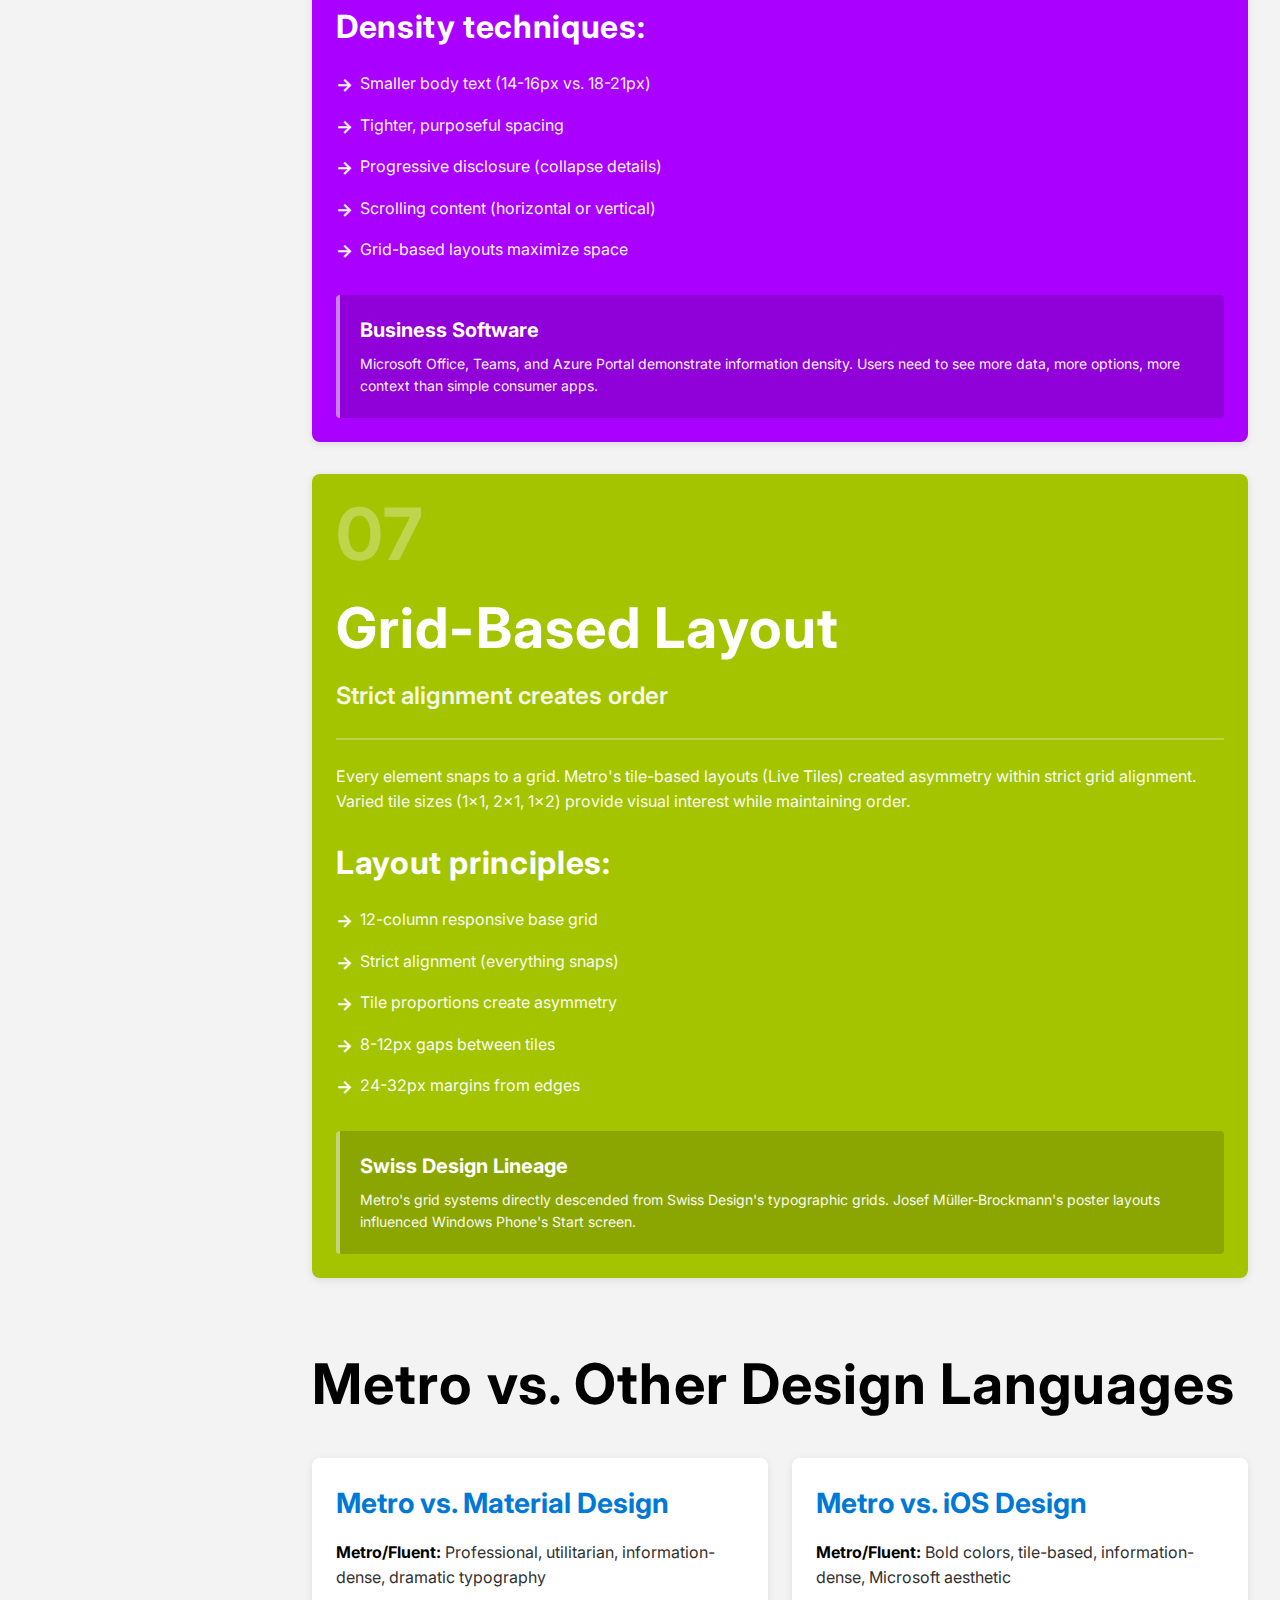
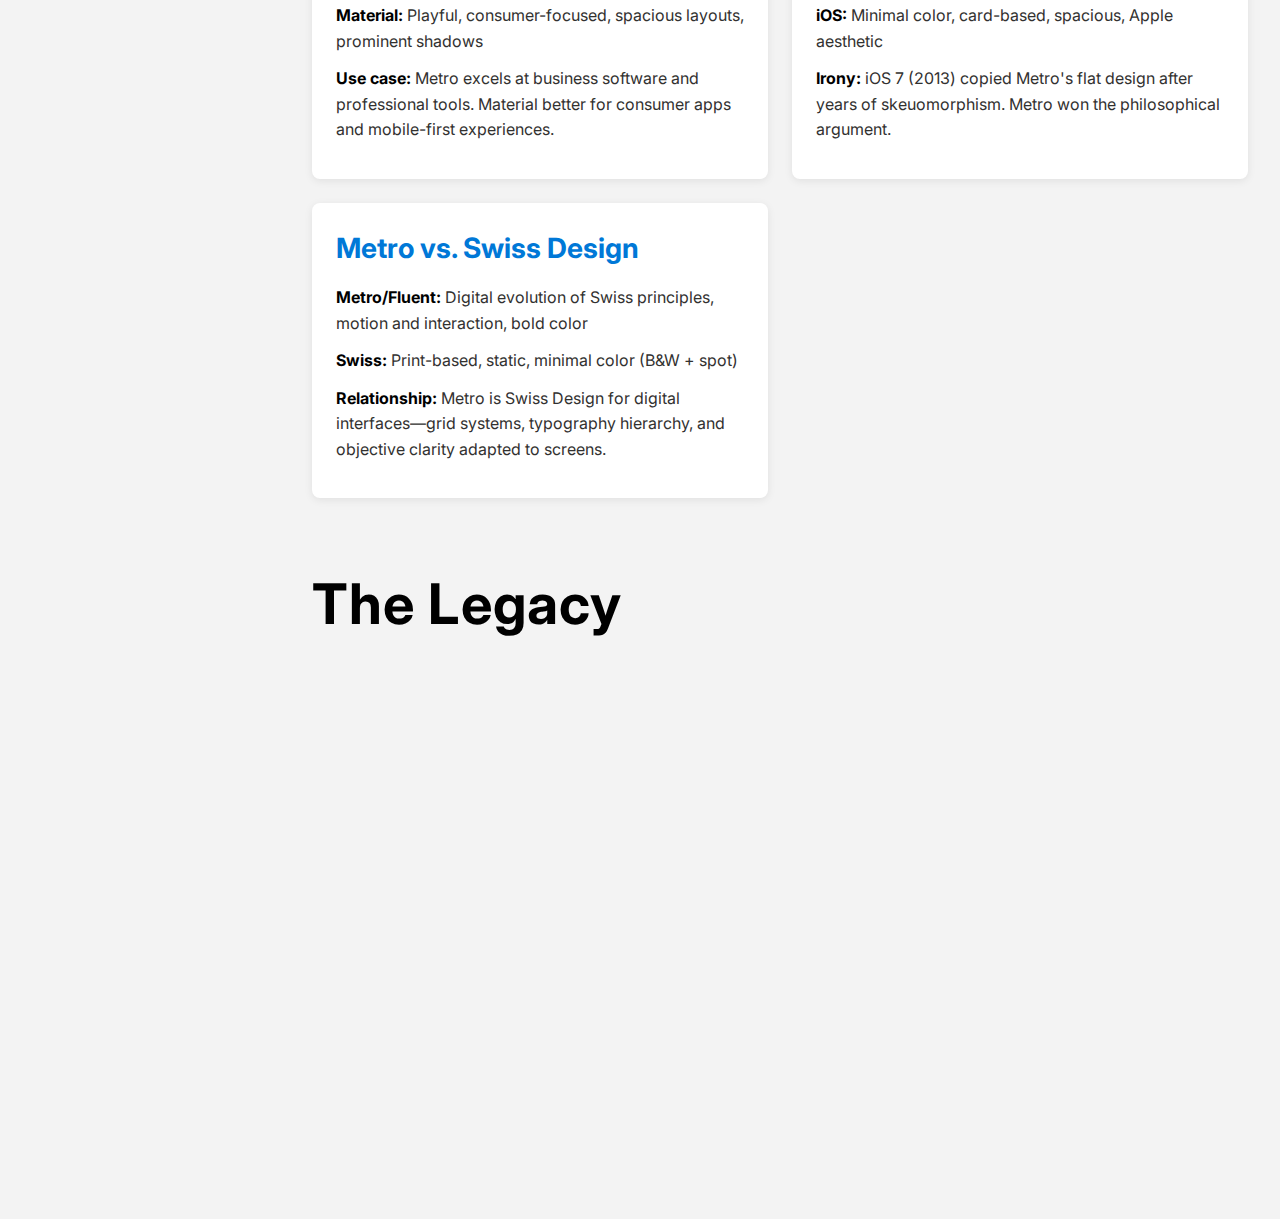
<file: principles.html>
<!DOCTYPE html>
<html lang="en">
<head>
    <meta charset="UTF-8">
    <meta name="viewport" content="width=device-width, initial-scale=1.0">
    <title>Principles | Metro Design Language</title>
    <link rel="stylesheet" href="css/styles.css">
    <link rel="stylesheet" href="css/principles.css">
</head>
<body>
    <nav class="sidebar">
        <div class="nav-header">
            <h1 class="nav-title">Metro</h1>
        </div>
        <ul class="nav-menu">
            <li><a href="index.html">Home</a></li>
            <li><a href="timeline.html">Timeline</a></li>
            <li><a href="designers.html">Designers</a></li>
            <li><a href="principles.html" class="active">Principles</a></li>
            <li><a href="gallery.html">Gallery</a></li>
        </ul>
    </nav>

    <main class="content">
        <header class="hero">
            <h1 class="hero-title">Principles</h1>
            <p class="hero-subtitle">The foundation of Metro and Fluent design</p>
        </header>

        <section class="principle-section">
            <div class="principle-card tile-blue">
                <div class="principle-number">01</div>
                <h2>Content Before Chrome</h2>
                <p class="principle-tagline">Information over decoration</p>
                <div class="principle-content">
                    <p>The most fundamental Metro principle: prioritize the user's content and information over interface decoration. Every pixel of the interface should serve the user's goals, not just make the UI look "pretty."</p>
                    
                    <h3>What this means:</h3>
                    <ul>
                        <li>Remove unnecessary visual elements</li>
                        <li>Let content fill the screen, not margins</li>
                        <li>Use typography to organize, not decorative elements</li>
                        <li>Interface should recede, content should shine</li>
                    </ul>
                    
                    <div class="example">
                        <h4>Example</h4>
                        <p>Windows Phone 7's home screen showed live tiles with actual content (calendar appointments, messages, photos) instead of static app icons. The tiles themselves were the content.</p>
                    </div>
                </div>
            </div>

            <div class="principle-card tile-magenta">
                <div class="principle-number">02</div>
                <h2>Typography as Primary Element</h2>
                <p class="principle-tagline">Dramatically large, purposeful type</p>
                <div class="principle-content">
                    <p>Metro uses typography as the primary design element. Dramatically large headings (72-96px) create visual hierarchy through size and weight, not decoration or color.</p>
                    
                    <h3>Typography rules:</h3>
                    <ul>
                        <li>Segoe UI typeface (or similar humanist sans-serif)</li>
                        <li>Hero text: 72-96px (dominates the screen)</li>
                        <li>Clear hierarchy through size, not ornamentation</li>
                        <li>Generous letter-spacing for large text</li>
                        <li>Sentence case preferred over ALL CAPS</li>
                        <li>Left-aligned (strong flush-left)</li>
                    </ul>
                    
                    <div class="example">
                        <h4>Typography Scale</h4>
                        <p>Hero: 72-96px • H1: 48-56px • H2: 36-42px • H3: 28-32px • Body: 14-16px</p>
                    </div>
                </div>
            </div>

            <div class="principle-card tile-teal">
                <div class="principle-number">03</div>
                <h2>Authentically Digital</h2>
                <p class="principle-tagline">No skeuomorphism, embrace the medium</p>
                <div class="principle-content">
                    <p>Digital interfaces should look digital. Metro rejected the fake leather, wood grain, and torn paper of skeuomorphic design. The screen is not paper or physical material—it's light, pixels, and information.</p>
                    
                    <h3>This means:</h3>
                    <ul>
                        <li>Flat colors, no fake textures</li>
                        <li>No shadows imitating physical depth (Metro) or subtle only (Fluent)</li>
                        <li>Digital affordances (color, type) over physical metaphors</li>
                        <li>Honest to the medium</li>
                    </ul>
                    
                    <div class="example">
                        <h4>The Problem Metro Solved</h4>
                        <p>iOS 6 and earlier used fake leather in Calendar, felt in Game Center, torn paper in Notes. Metro said: "This is dishonest. Digital should celebrate being digital."</p>
                    </div>
                </div>
            </div>

            <div class="principle-card tile-orange">
                <div class="principle-number">04</div>
                <h2>Bold, Systematic Color</h2>
                <p class="principle-tagline">Flat colors create organization</p>
                <div class="principle-content">
                    <p>Metro uses bold, flat colors systematically. Each color has purpose and creates clear visual organization. High contrast (white text on colored backgrounds) ensures readability.</p>
                    
                    <h3>Color system:</h3>
                    <ul>
                        <li>Microsoft Blue (#0078D7) as primary</li>
                        <li>Bold Metro palette: Magenta, Teal, Orange, Lime</li>
                        <li>Flat colors (no gradients in pure Metro)</li>
                        <li>High contrast required</li>
                        <li>User-selectable accent color</li>
                        <li>Neutral backgrounds (white/light gray)</li>
                    </ul>
                    
                    <div class="example">
                        <h4>Color as Information</h4>
                        <p>Each tile color could indicate app category or brand. Color blocks organize the interface spatially, like wayfinding signage in airports.</p>
                    </div>
                </div>
            </div>

            <div class="principle-card tile-cyan">
                <div class="principle-number">05</div>
                <h2>Fast & Fluid Motion</h2>
                <p class="principle-tagline">200-300ms, natural ease-out</p>
                <div class="principle-content">
                    <p>Animations should feel responsive, not sluggish. Metro animations are fast (200-300ms) with ease-out timing that mimics natural deceleration. Motion connects elements and provides context.</p>
                    
                    <h3>Motion principles:</h3>
                    <ul>
                        <li>200-300ms duration (fast)</li>
                        <li>Ease-out timing (starts fast, slows down)</li>
                        <li>Connected animations (elements flow between views)</li>
                        <li>Parallax effects (depth through layered motion)</li>
                        <li>Never delay user actions</li>
                    </ul>
                    
                    <div class="example">
                        <h4>Fluent Evolution</h4>
                        <p>Fluent Design added "Reveal" (hover highlights), "Connected Animations" (elements morph between screens), and acrylic material (frosted glass effect) while maintaining fast timing.</p>
                    </div>
                </div>
            </div>

            <div class="principle-card tile-purple">
                <div class="principle-number">06</div>
                <h2>Information Density</h2>
                <p class="principle-tagline">Efficient use of space</p>
                <div class="principle-content">
                    <p>Metro interfaces pack more information on screen than consumer-focused designs. Professional software needs efficiency. Use space purposefully, not wastefully.</p>
                    
                    <h3>Density techniques:</h3>
                    <ul>
                        <li>Smaller body text (14-16px vs. 18-21px)</li>
                        <li>Tighter, purposeful spacing</li>
                        <li>Progressive disclosure (collapse details)</li>
                        <li>Scrolling content (horizontal or vertical)</li>
                        <li>Grid-based layouts maximize space</li>
                    </ul>
                    
                    <div class="example">
                        <h4>Business Software</h4>
                        <p>Microsoft Office, Teams, and Azure Portal demonstrate information density. Users need to see more data, more options, more context than simple consumer apps.</p>
                    </div>
                </div>
            </div>

            <div class="principle-card tile-lime">
                <div class="principle-number">07</div>
                <h2>Grid-Based Layout</h2>
                <p class="principle-tagline">Strict alignment creates order</p>
                <div class="principle-content">
                    <p>Every element snaps to a grid. Metro's tile-based layouts (Live Tiles) created asymmetry within strict grid alignment. Varied tile sizes (1x1, 2x1, 1x2) provide visual interest while maintaining order.</p>
                    
                    <h3>Layout principles:</h3>
                    <ul>
                        <li>12-column responsive base grid</li>
                        <li>Strict alignment (everything snaps)</li>
                        <li>Tile proportions create asymmetry</li>
                        <li>8-12px gaps between tiles</li>
                        <li>24-32px margins from edges</li>
                    </ul>
                    
                    <div class="example">
                        <h4>Swiss Design Lineage</h4>
                        <p>Metro's grid systems directly descended from Swiss Design's typographic grids. Josef Müller-Brockmann's poster layouts influenced Windows Phone's Start screen.</p>
                    </div>
                </div>
            </div>
        </section>

        <section class="content-section">
            <h2 class="section-title">Metro vs. Other Design Languages</h2>
            <div class="comparison-grid">
                <div class="comparison-card">
                    <h3>Metro vs. Material Design</h3>
                    <p><strong>Metro/Fluent:</strong> Professional, utilitarian, information-dense, dramatic typography</p>
                    <p><strong>Material:</strong> Playful, consumer-focused, spacious layouts, prominent shadows</p>
                    <p><strong>Use case:</strong> Metro excels at business software and professional tools. Material better for consumer apps and mobile-first experiences.</p>
                </div>

                <div class="comparison-card">
                    <h3>Metro vs. iOS Design</h3>
                    <p><strong>Metro/Fluent:</strong> Bold colors, tile-based, information-dense, Microsoft aesthetic</p>
                    <p><strong>iOS:</strong> Minimal color, card-based, spacious, Apple aesthetic</p>
                    <p><strong>Irony:</strong> iOS 7 (2013) copied Metro's flat design after years of skeuomorphism. Metro won the philosophical argument.</p>
                </div>

                <div class="comparison-card">
                    <h3>Metro vs. Swiss Design</h3>
                    <p><strong>Metro/Fluent:</strong> Digital evolution of Swiss principles, motion and interaction, bold color</p>
                    <p><strong>Swiss:</strong> Print-based, static, minimal color (B&W + spot)</p>
                    <p><strong>Relationship:</strong> Metro is Swiss Design for digital interfaces—grid systems, typography hierarchy, and objective clarity adapted to screens.</p>
                </div>
            </div>
        </section>

        <section class="content-section">
            <h2 class="section-title">The Legacy</h2>
            <div class="cards">
                <div class="card">
                    <h3>Industry Transformation</h3>
                    <p>Metro's 2010 debut fundamentally changed how the tech industry thought about digital design. By 2013, skeuomorphism was dead. Flat design became the standard.</p>
                </div>
                <div class="card">
                    <h3>Typography Renaissance</h3>
                    <p>Modern web design's embrace of large headings, dramatic scale, and typography-driven hierarchy traces directly to Metro's bold vision.</p>
                </div>
                <div class="card">
                    <h3>Honest Design</h3>
                    <p>"Authentically digital" became a rallying cry. Designers stopped imitating physical materials and started celebrating the unique properties of screens and pixels.</p>
                </div>
            </div>
        </section>
    </main>

    <script src="js/animations.js"></script>
</body>
</html>
</file>
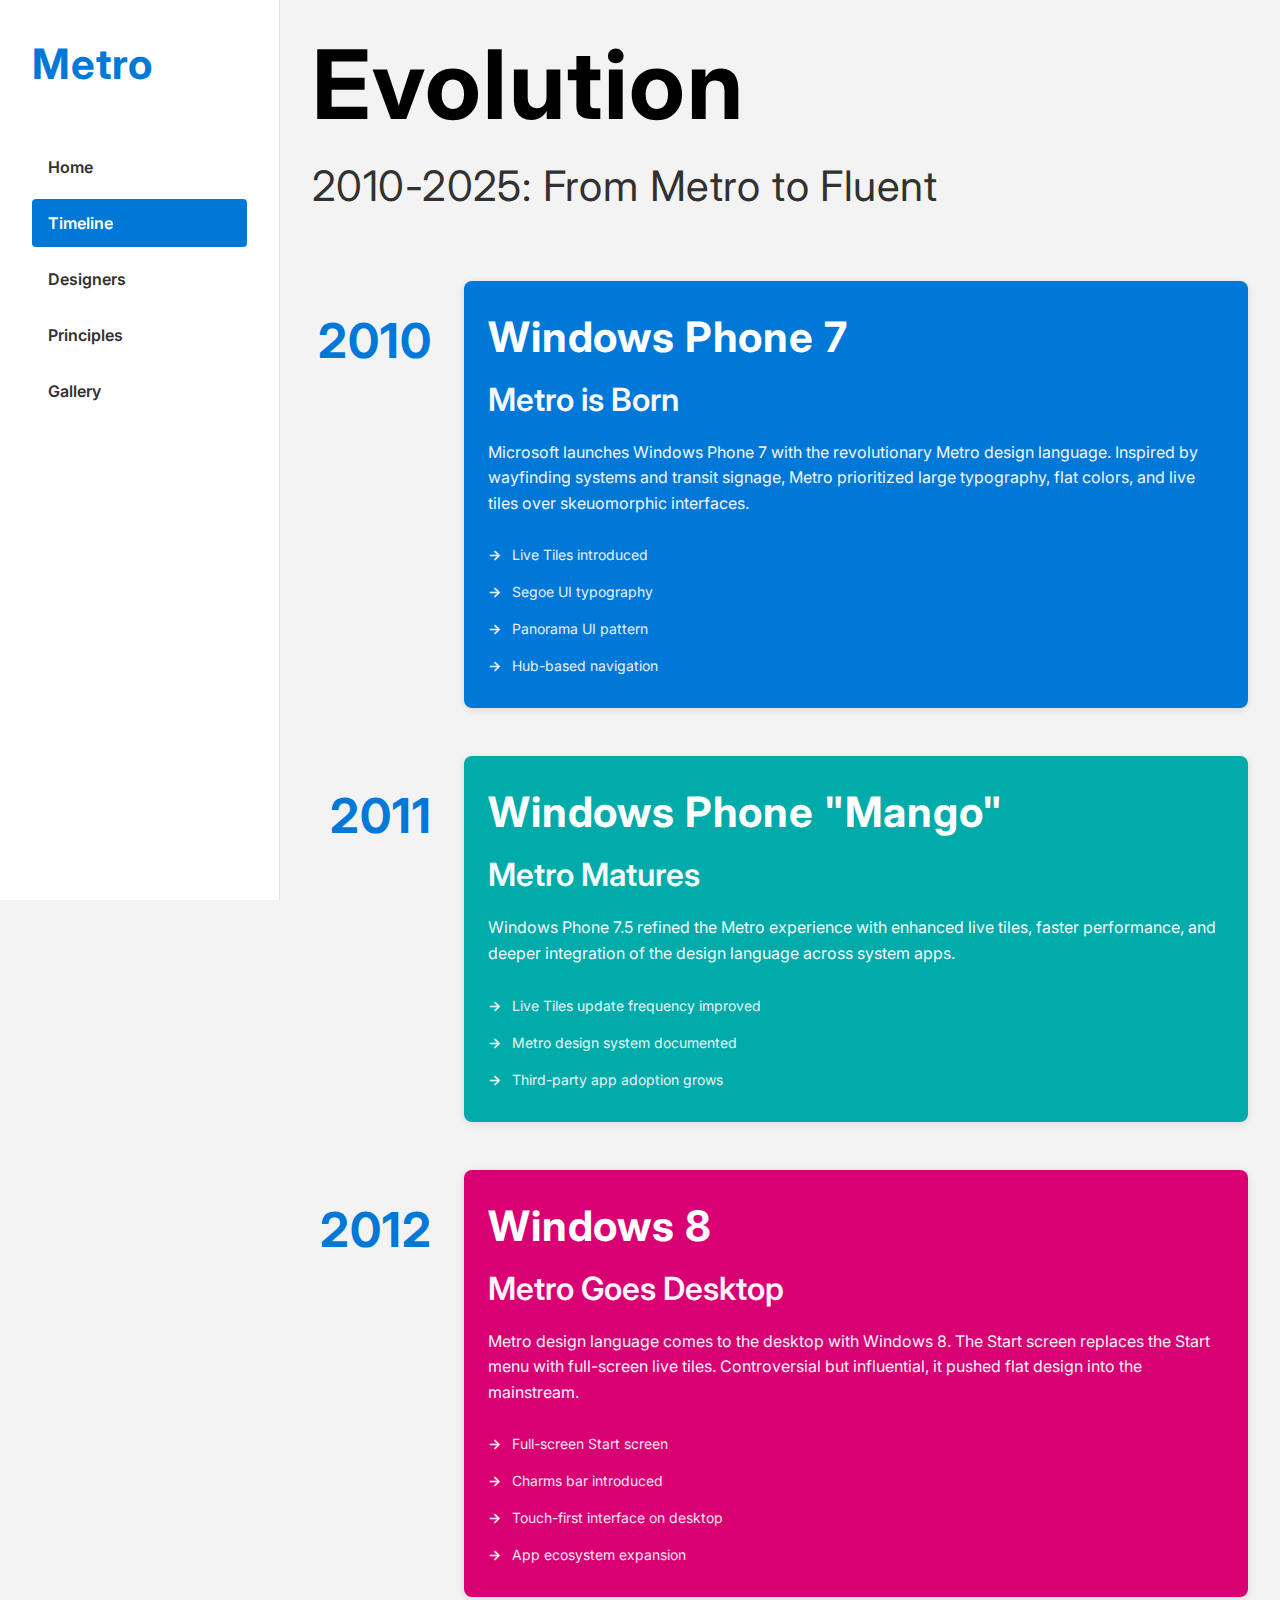
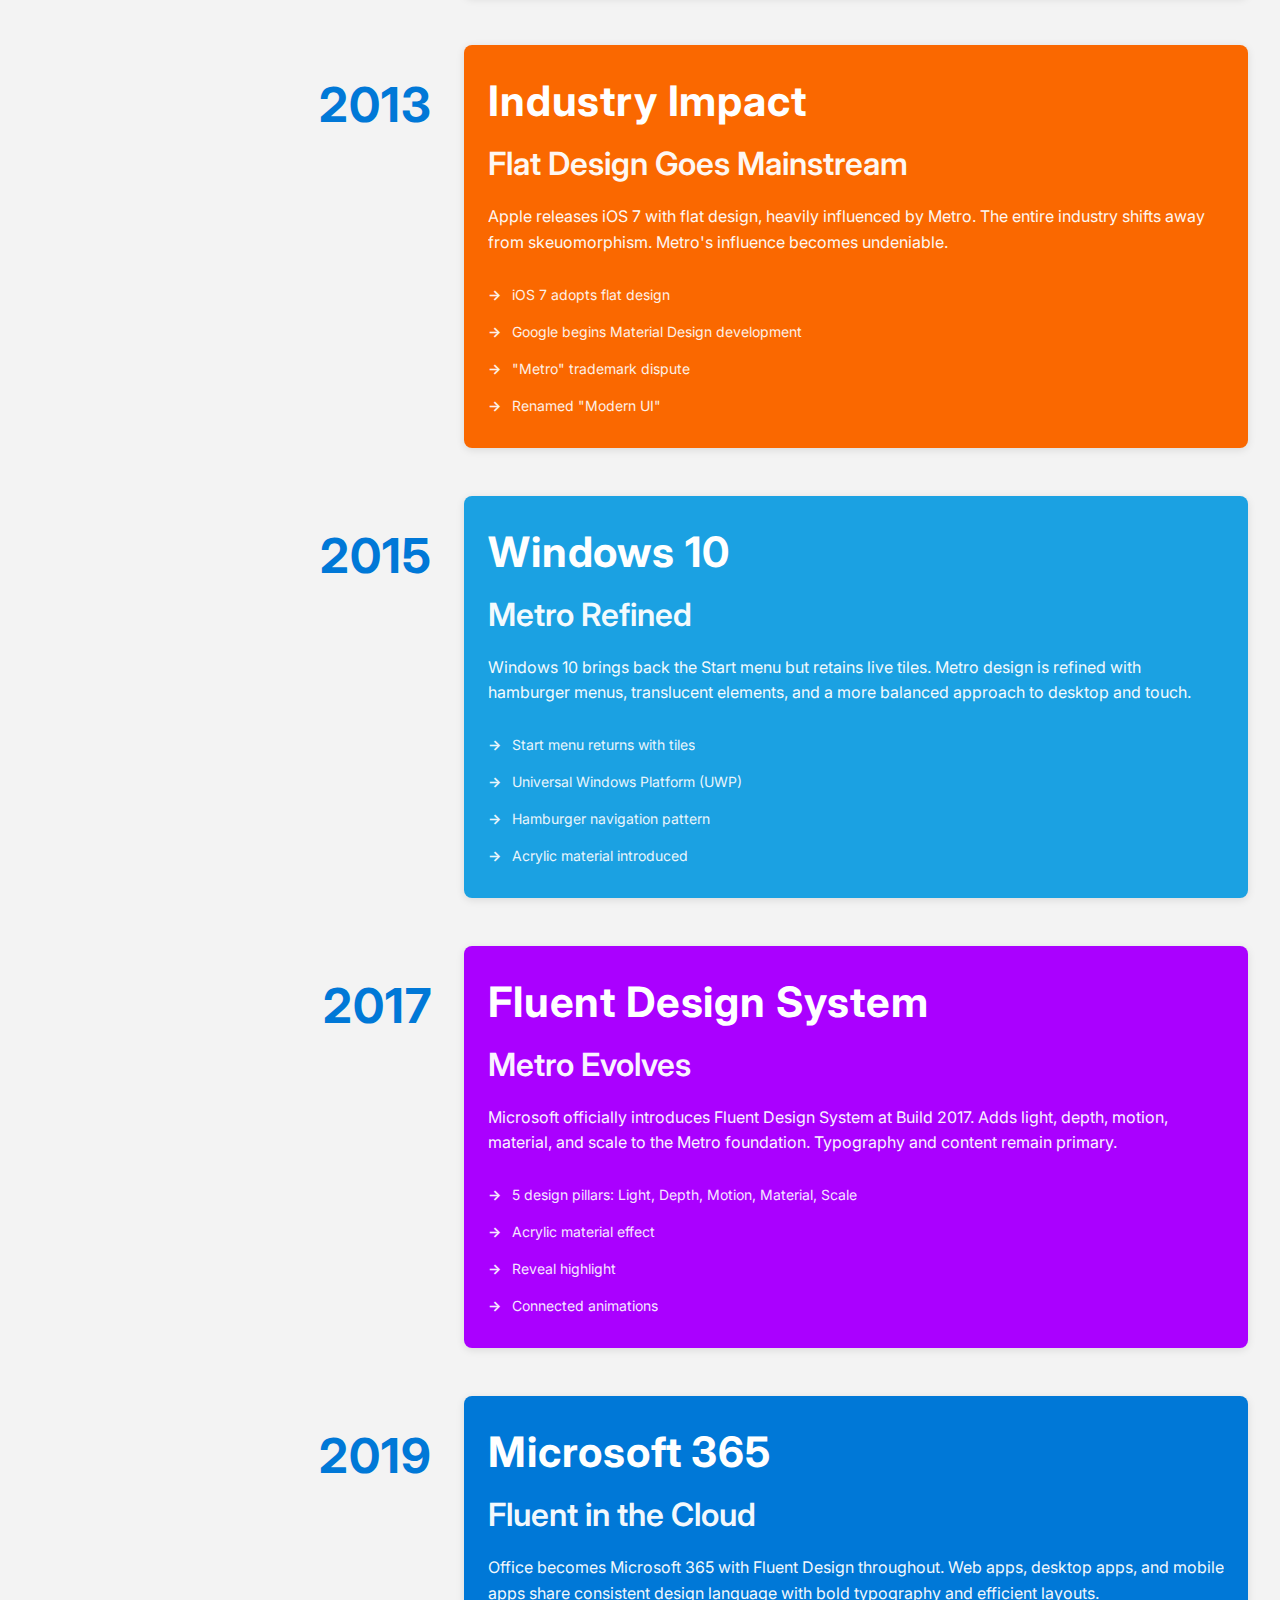
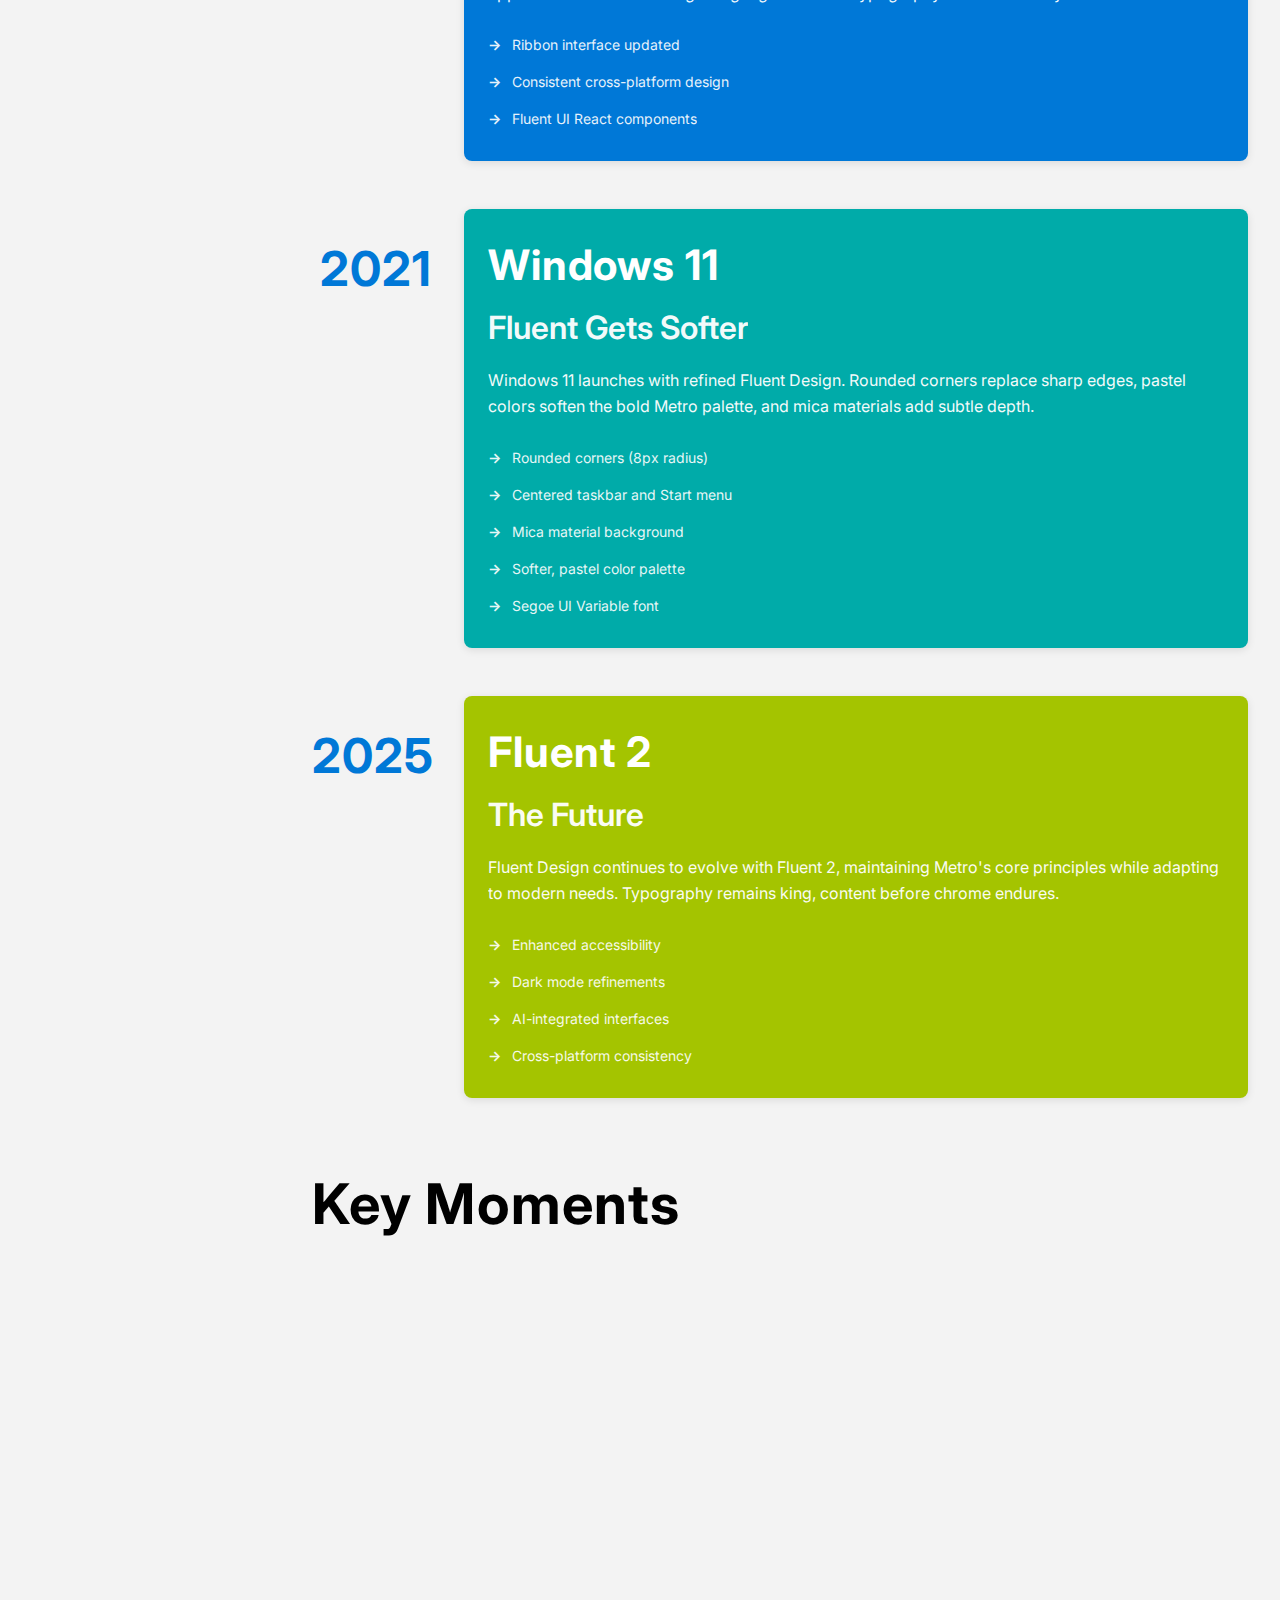
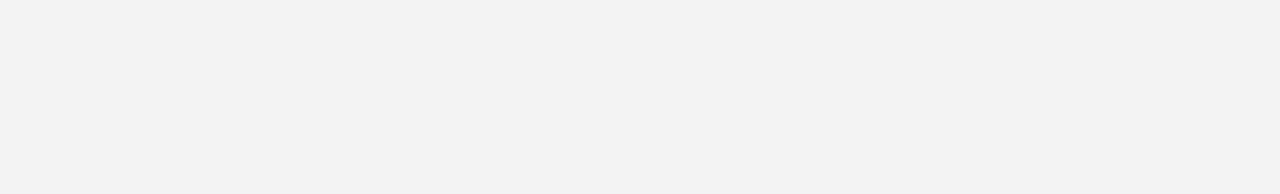
<file: timeline.html>
<!DOCTYPE html>
<html lang="en">
<head>
    <meta charset="UTF-8">
    <meta name="viewport" content="width=device-width, initial-scale=1.0">
    <title>Timeline | Metro Design Language Evolution</title>
    <link rel="stylesheet" href="css/styles.css">
    <link rel="stylesheet" href="css/timeline.css">
</head>
<body>
    <nav class="sidebar">
        <div class="nav-header">
            <h1 class="nav-title">Metro</h1>
        </div>
        <ul class="nav-menu">
            <li><a href="index.html">Home</a></li>
            <li><a href="timeline.html" class="active">Timeline</a></li>
            <li><a href="designers.html">Designers</a></li>
            <li><a href="principles.html">Principles</a></li>
            <li><a href="gallery.html">Gallery</a></li>
        </ul>
    </nav>

    <main class="content">
        <header class="hero">
            <h1 class="hero-title">Evolution</h1>
            <p class="hero-subtitle">2010-2025: From Metro to Fluent</p>
        </header>

        <section class="timeline">
            <div class="timeline-item">
                <div class="timeline-year">2010</div>
                <div class="timeline-content tile-blue">
                    <h2>Windows Phone 7</h2>
                    <h3>Metro is Born</h3>
                    <p>Microsoft launches Windows Phone 7 with the revolutionary Metro design language. Inspired by wayfinding systems and transit signage, Metro prioritized large typography, flat colors, and live tiles over skeuomorphic interfaces.</p>
                    <ul class="timeline-features">
                        <li>Live Tiles introduced</li>
                        <li>Segoe UI typography</li>
                        <li>Panorama UI pattern</li>
                        <li>Hub-based navigation</li>
                    </ul>
                </div>
            </div>

            <div class="timeline-item">
                <div class="timeline-year">2011</div>
                <div class="timeline-content tile-teal">
                    <h2>Windows Phone "Mango"</h2>
                    <h3>Metro Matures</h3>
                    <p>Windows Phone 7.5 refined the Metro experience with enhanced live tiles, faster performance, and deeper integration of the design language across system apps.</p>
                    <ul class="timeline-features">
                        <li>Live Tiles update frequency improved</li>
                        <li>Metro design system documented</li>
                        <li>Third-party app adoption grows</li>
                    </ul>
                </div>
            </div>

            <div class="timeline-item">
                <div class="timeline-year">2012</div>
                <div class="timeline-content tile-magenta">
                    <h2>Windows 8</h2>
                    <h3>Metro Goes Desktop</h3>
                    <p>Metro design language comes to the desktop with Windows 8. The Start screen replaces the Start menu with full-screen live tiles. Controversial but influential, it pushed flat design into the mainstream.</p>
                    <ul class="timeline-features">
                        <li>Full-screen Start screen</li>
                        <li>Charms bar introduced</li>
                        <li>Touch-first interface on desktop</li>
                        <li>App ecosystem expansion</li>
                    </ul>
                </div>
            </div>

            <div class="timeline-item">
                <div class="timeline-year">2013</div>
                <div class="timeline-content tile-orange">
                    <h2>Industry Impact</h2>
                    <h3>Flat Design Goes Mainstream</h3>
                    <p>Apple releases iOS 7 with flat design, heavily influenced by Metro. The entire industry shifts away from skeuomorphism. Metro's influence becomes undeniable.</p>
                    <ul class="timeline-features">
                        <li>iOS 7 adopts flat design</li>
                        <li>Google begins Material Design development</li>
                        <li>"Metro" trademark dispute</li>
                        <li>Renamed "Modern UI"</li>
                    </ul>
                </div>
            </div>

            <div class="timeline-item">
                <div class="timeline-year">2015</div>
                <div class="timeline-content tile-cyan">
                    <h2>Windows 10</h2>
                    <h3>Metro Refined</h3>
                    <p>Windows 10 brings back the Start menu but retains live tiles. Metro design is refined with hamburger menus, translucent elements, and a more balanced approach to desktop and touch.</p>
                    <ul class="timeline-features">
                        <li>Start menu returns with tiles</li>
                        <li>Universal Windows Platform (UWP)</li>
                        <li>Hamburger navigation pattern</li>
                        <li>Acrylic material introduced</li>
                    </ul>
                </div>
            </div>

            <div class="timeline-item">
                <div class="timeline-year">2017</div>
                <div class="timeline-content tile-purple">
                    <h2>Fluent Design System</h2>
                    <h3>Metro Evolves</h3>
                    <p>Microsoft officially introduces Fluent Design System at Build 2017. Adds light, depth, motion, material, and scale to the Metro foundation. Typography and content remain primary.</p>
                    <ul class="timeline-features">
                        <li>5 design pillars: Light, Depth, Motion, Material, Scale</li>
                        <li>Acrylic material effect</li>
                        <li>Reveal highlight</li>
                        <li>Connected animations</li>
                    </ul>
                </div>
            </div>

            <div class="timeline-item">
                <div class="timeline-year">2019</div>
                <div class="timeline-content tile-blue">
                    <h2>Microsoft 365</h2>
                    <h3>Fluent in the Cloud</h3>
                    <p>Office becomes Microsoft 365 with Fluent Design throughout. Web apps, desktop apps, and mobile apps share consistent design language with bold typography and efficient layouts.</p>
                    <ul class="timeline-features">
                        <li>Ribbon interface updated</li>
                        <li>Consistent cross-platform design</li>
                        <li>Fluent UI React components</li>
                    </ul>
                </div>
            </div>

            <div class="timeline-item">
                <div class="timeline-year">2021</div>
                <div class="timeline-content tile-teal">
                    <h2>Windows 11</h2>
                    <h3>Fluent Gets Softer</h3>
                    <p>Windows 11 launches with refined Fluent Design. Rounded corners replace sharp edges, pastel colors soften the bold Metro palette, and mica materials add subtle depth.</p>
                    <ul class="timeline-features">
                        <li>Rounded corners (8px radius)</li>
                        <li>Centered taskbar and Start menu</li>
                        <li>Mica material background</li>
                        <li>Softer, pastel color palette</li>
                        <li>Segoe UI Variable font</li>
                    </ul>
                </div>
            </div>

            <div class="timeline-item">
                <div class="timeline-year">2025</div>
                <div class="timeline-content tile-lime">
                    <h2>Fluent 2</h2>
                    <h3>The Future</h3>
                    <p>Fluent Design continues to evolve with Fluent 2, maintaining Metro's core principles while adapting to modern needs. Typography remains king, content before chrome endures.</p>
                    <ul class="timeline-features">
                        <li>Enhanced accessibility</li>
                        <li>Dark mode refinements</li>
                        <li>AI-integrated interfaces</li>
                        <li>Cross-platform consistency</li>
                    </ul>
                </div>
            </div>
        </section>

        <section class="content-section">
            <h2 class="section-title">Key Moments</h2>
            <div class="cards">
                <div class="card">
                    <h3>The Bet on Typography</h3>
                    <p>Metro's 2010 debut proved that dramatically large typography could organize information better than decorative elements. This philosophy persists 15 years later.</p>
                </div>
                <div class="card">
                    <h3>The Desktop Controversy</h3>
                    <p>Windows 8's full-screen Start screen divided users but demonstrated Microsoft's commitment to the design language. The industry took notice.</p>
                </div>
                <div class="card">
                    <h3>The Industry Shift</h3>
                    <p>By 2013, Metro had changed the entire tech industry. Apple, Google, and countless others adopted flat design principles Metro pioneered.</p>
                </div>
            </div>
        </section>
    </main>

    <script src="js/animations.js"></script>
</body>
</html>
</file>
<file: css/styles.css>
/* Metro/Fluent Design System Styles */

/* Typography - Segoe UI inspired with fallbacks */
@import url('https://fonts.googleapis.com/css2?family=Inter:wght@400;600;700&display=swap');

:root {
    /* Metro Color Palette */
    --metro-blue: #0078D7;
    --metro-blue-dark: #005A9E;
    --metro-magenta: #D80073;
    --metro-magenta-dark: #A5004D;
    --metro-teal: #00ABA9;
    --metro-cyan: #1BA1E2;
    --metro-orange: #FA6800;
    --metro-lime: #A4C400;
    --metro-purple: #AA00FF;
    
    /* Neutrals */
    --bg-light: #F3F3F3;
    --bg-white: #FFFFFF;
    --text-dark: #000000;
    --text-gray: #323130;
    --border-gray: #E1E1E1;
    
    /* Typography Scale */
    --hero-size: 96px;
    --h1-size: 56px;
    --h2-size: 42px;
    --h3-size: 32px;
    --body-size: 16px;
    --small-size: 14px;
    
    /* Spacing */
    --tile-gap: 12px;
    --tile-padding: 24px;
    --margin-edge: 32px;
    --section-spacing: 64px;
    
    /* Animation */
    --transition-fast: 200ms;
    --transition-medium: 300ms;
    --easing: cubic-bezier(0.25, 0.1, 0.25, 1);
}

* {
    margin: 0;
    padding: 0;
    box-sizing: border-box;
}

body {
    font-family: 'Segoe UI', Inter, -apple-system, BlinkMacSystemFont, 'Helvetica Neue', Roboto, sans-serif;
    font-size: var(--body-size);
    line-height: 1.5;
    color: var(--text-dark);
    background: var(--bg-light);
    display: flex;
    min-height: 100vh;
}

/* Sidebar Navigation */
.sidebar {
    width: 280px;
    background: var(--bg-white);
    border-right: 1px solid var(--border-gray);
    padding: var(--margin-edge);
    position: fixed;
    height: 100vh;
    overflow-y: auto;
}

.nav-title {
    font-size: 42px;
    font-weight: 700;
    letter-spacing: 0.02em;
    margin-bottom: 48px;
    color: var(--metro-blue);
}

.nav-menu {
    list-style: none;
}

.nav-menu li {
    margin-bottom: 8px;
}

.nav-menu a {
    display: block;
    padding: 12px 16px;
    text-decoration: none;
    color: var(--text-gray);
    font-size: var(--body-size);
    font-weight: 600;
    border-radius: 4px;
    transition: all var(--transition-fast) var(--easing);
}

.nav-menu a:hover {
    background: var(--bg-light);
    color: var(--text-dark);
}

.nav-menu a.active {
    background: var(--metro-blue);
    color: var(--bg-white);
}

/* Main Content Area */
.content {
    margin-left: 280px;
    flex: 1;
    padding: var(--margin-edge);
}

/* Hero Section */
.hero {
    margin-bottom: var(--section-spacing);
}

.hero-title {
    font-size: var(--hero-size);
    font-weight: 700;
    letter-spacing: 0.02em;
    line-height: 1.1;
    margin-bottom: 16px;
    color: var(--text-dark);
}

.hero-subtitle {
    font-size: var(--h2-size);
    font-weight: 400;
    color: var(--text-gray);
    letter-spacing: 0.01em;
}

/* Tile Grid System */
.tile-grid {
    display: grid;
    grid-template-columns: repeat(auto-fit, minmax(280px, 1fr));
    gap: var(--tile-gap);
    margin-bottom: var(--section-spacing);
}

/* Tile Base Styles */
.tile {
    padding: var(--tile-padding);
    border-radius: 8px;
    color: var(--bg-white);
    position: relative;
    overflow: hidden;
    transition: all var(--transition-medium) var(--easing);
    box-shadow: 0 2px 8px rgba(0, 0, 0, 0.1);
}

.tile:hover {
    transform: translateY(-4px);
    box-shadow: 0 8px 20px rgba(0, 0, 0, 0.15);
}

.tile h2 {
    font-size: var(--h2-size);
    font-weight: 700;
    margin-bottom: 12px;
    letter-spacing: 0.02em;
}

.tile h3 {
    font-size: var(--h3-size);
    font-weight: 600;
    margin-bottom: 8px;
}

.tile p {
    font-size: var(--body-size);
    line-height: 1.6;
    opacity: 0.95;
}

/* Tile Sizes */
.tile-small {
    grid-column: span 1;
    aspect-ratio: 1 / 1;
    display: flex;
    flex-direction: column;
    align-items: center;
    justify-content: center;
    text-align: center;
}

.tile-medium {
    grid-column: span 1;
    min-height: 200px;
}

.tile-wide {
    grid-column: span 2;
    min-height: 200px;
}

.tile-large {
    grid-column: span 2;
    min-height: 280px;
}

/* Tile Colors */
.tile-blue { background: var(--metro-blue); }
.tile-blue-dark { background: var(--metro-blue-dark); }
.tile-magenta { background: var(--metro-magenta); }
.tile-magenta-dark { background: var(--metro-magenta-dark); }
.tile-teal { background: var(--metro-teal); }
.tile-cyan { background: var(--metro-cyan); }
.tile-orange { background: var(--metro-orange); }
.tile-lime { background: var(--metro-lime); }
.tile-purple { background: var(--metro-purple); }

/* Tile Icons */
.tile-icon {
    width: 64px;
    height: 64px;
    margin-bottom: 16px;
}

.tile-icon svg {
    width: 100%;
    height: 100%;
}

/* Tile Links */
.tile-link {
    display: inline-block;
    margin-top: 16px;
    color: var(--bg-white);
    text-decoration: none;
    font-weight: 600;
    font-size: var(--body-size);
    opacity: 0.9;
    transition: opacity var(--transition-fast) var(--easing);
}

.tile-link:hover {
    opacity: 1;
}

/* Content Section */
.content-section {
    margin-bottom: var(--section-spacing);
}

.section-title {
    font-size: var(--h1-size);
    font-weight: 700;
    margin-bottom: 32px;
    letter-spacing: 0.02em;
    color: var(--text-dark);
}

/* Cards */
.cards {
    display: grid;
    grid-template-columns: repeat(auto-fit, minmax(300px, 1fr));
    gap: 24px;
}

.card {
    background: var(--bg-white);
    padding: var(--tile-padding);
    border-radius: 8px;
    box-shadow: 0 2px 8px rgba(0, 0, 0, 0.08);
    transition: all var(--transition-medium) var(--easing);
}

.card:hover {
    box-shadow: 0 8px 16px rgba(0, 0, 0, 0.12);
    transform: translateY(-4px);
}

.card h3 {
    font-size: var(--h3-size);
    font-weight: 700;
    margin-bottom: 12px;
    color: var(--metro-blue);
}

.card p {
    color: var(--text-gray);
    line-height: 1.6;
}

/* Responsive Design */
@media (max-width: 1024px) {
    .sidebar {
        width: 240px;
    }
    
    .content {
        margin-left: 240px;
    }
    
    .hero-title {
        font-size: 72px;
    }
    
    .hero-subtitle {
        font-size: 36px;
    }
}

@media (max-width: 768px) {
    body {
        flex-direction: column;
    }
    
    .sidebar {
        width: 100%;
        height: auto;
        position: static;
        border-right: none;
        border-bottom: 1px solid var(--border-gray);
        padding: 24px;
    }
    
    .nav-title {
        font-size: 32px;
        margin-bottom: 24px;
    }
    
    .nav-menu {
        display: flex;
        flex-wrap: wrap;
        gap: 8px;
    }
    
    .nav-menu li {
        margin-bottom: 0;
    }
    
    .content {
        margin-left: 0;
        padding: 24px;
    }
    
    .hero-title {
        font-size: 56px;
    }
    
    .hero-subtitle {
        font-size: 28px;
    }
    
    .tile-grid {
        grid-template-columns: 1fr;
    }
    
    .tile-wide,
    .tile-large {
        grid-column: span 1;
    }
}

@media (max-width: 480px) {
    .hero-title {
        font-size: 42px;
    }
    
    .hero-subtitle {
        font-size: 24px;
    }
    
    .section-title {
        font-size: 36px;
    }
    
    .tile h2 {
        font-size: 32px;
    }
}
</file>
<file: css/designers.css>
/* Designers Page Specific Styles */

.designer-grid {
    display: grid;
    gap: 24px;
    margin-bottom: var(--section-spacing);
}

.designer-card {
    padding: var(--tile-padding);
    border-radius: 8px;
    color: var(--bg-white);
    box-shadow: 0 2px 8px rgba(0, 0, 0, 0.1);
    transition: all var(--transition-medium) var(--easing);
}

.designer-card:hover {
    transform: translateY(-4px);
    box-shadow: 0 8px 20px rgba(0, 0, 0, 0.15);
}

.designer-header {
    margin-bottom: 24px;
    padding-bottom: 24px;
    border-bottom: 2px solid rgba(255, 255, 255, 0.3);
}

.designer-header h2 {
    font-size: var(--h2-size);
    font-weight: 700;
    margin-bottom: 8px;
    letter-spacing: 0.02em;
}

.designer-role {
    font-size: var(--body-size);
    opacity: 0.9;
    font-weight: 600;
}

.designer-content p {
    font-size: var(--body-size);
    line-height: 1.6;
    margin-bottom: 20px;
    opacity: 0.95;
}

.designer-content h3 {
    font-size: var(--h3-size);
    font-weight: 700;
    margin-top: 24px;
    margin-bottom: 12px;
    letter-spacing: 0.02em;
}

.designer-content ul {
    list-style: none;
    margin-bottom: 24px;
}

.designer-content ul li {
    padding: 8px 0;
    padding-left: 24px;
    position: relative;
    opacity: 0.95;
}

.designer-content ul li::before {
    content: '▸';
    position: absolute;
    left: 0;
    font-weight: 700;
}

.designer-content ul li strong {
    font-weight: 700;
}

.quote {
    font-size: 18px;
    font-style: italic;
    padding: 20px;
    border-left: 4px solid rgba(255, 255, 255, 0.5);
    margin: 24px 0;
    background: rgba(0, 0, 0, 0.1);
    border-radius: 4px;
}

/* Philosophy Grid */
.philosophy-grid {
    display: grid;
    grid-template-columns: repeat(auto-fit, minmax(280px, 1fr));
    gap: 24px;
}

.philosophy-card {
    background: var(--bg-white);
    padding: var(--tile-padding);
    border-radius: 8px;
    box-shadow: 0 2px 8px rgba(0, 0, 0, 0.08);
    transition: all var(--transition-medium) var(--easing);
}

.philosophy-card:hover {
    box-shadow: 0 4px 12px rgba(0, 0, 0, 0.12);
    transform: translateY(-2px);
}

.philosophy-icon {
    width: 64px;
    height: 64px;
    border-radius: 8px;
    display: flex;
    align-items: center;
    justify-content: center;
    margin-bottom: 16px;
}

.philosophy-icon svg {
    width: 32px;
    height: 32px;
    color: var(--bg-white);
}

.philosophy-card h3 {
    font-size: 24px;
    font-weight: 700;
    margin-bottom: 12px;
    color: var(--text-dark);
}

.philosophy-card p {
    color: var(--text-gray);
    line-height: 1.6;
}

/* Responsive */
@media (max-width: 768px) {
    .designer-header h2 {
        font-size: 32px;
    }
    
    .designer-content h3 {
        font-size: 24px;
    }
    
    .philosophy-grid {
        grid-template-columns: 1fr;
    }
}
</file>
<file: css/gallery.css>
/* Gallery Page Specific Styles */

.intro-tiles {
    display: grid;
    grid-template-columns: repeat(3, 1fr);
    gap: 24px;
    margin-bottom: var(--section-spacing);
}

.intro-tile {
    padding: 32px;
    border-radius: 8px;
    color: var(--bg-white);
    min-height: 180px;
    display: flex;
    flex-direction: column;
    justify-content: center;
    transition: all var(--transition-medium) var(--easing);
    box-shadow: 0 4px 12px rgba(0, 0, 0, 0.1);
}

.intro-tile:hover {
    transform: translateY(-4px);
    box-shadow: 0 8px 20px rgba(0, 0, 0, 0.2);
}

.intro-tile h2 {
    font-size: 36px;
    font-weight: 700;
    margin-bottom: 12px;
    letter-spacing: 0.02em;
}

.intro-tile p {
    font-size: var(--body-size);
    opacity: 0.95;
    line-height: 1.6;
}

.section-description {
    font-size: var(--body-size);
    color: var(--text-gray);
    line-height: 1.6;
    margin-bottom: 32px;
    max-width: 900px;
}

.gallery-grid {
    display: grid;
    grid-template-columns: repeat(auto-fit, minmax(400px, 1fr));
    gap: 32px;
    margin-bottom: var(--section-spacing);
}

.gallery-item {
    background: var(--bg-white);
    border-radius: 8px;
    overflow: hidden;
    box-shadow: 0 2px 8px rgba(0, 0, 0, 0.08);
    transition: all var(--transition-medium) var(--easing);
}

.gallery-item:hover {
    box-shadow: 0 8px 20px rgba(0, 0, 0, 0.15);
    transform: translateY(-4px);
}

.gallery-image-wrapper {
    width: 100%;
    aspect-ratio: 16 / 10;
    overflow: hidden;
    background: var(--bg-light);
    position: relative;
}

.gallery-image-wrapper img {
    width: 100%;
    height: 100%;
    object-fit: cover;
    display: block;
    transition: transform var(--transition-medium) var(--easing);
}

.gallery-item:hover .gallery-image-wrapper img {
    transform: scale(1.05);
}

.gallery-caption {
    padding: var(--tile-padding);
}

.gallery-caption h3 {
    font-size: 28px;
    font-weight: 700;
    margin-bottom: 12px;
    color: var(--metro-blue);
}

.gallery-caption p {
    font-size: var(--small-size);
    line-height: 1.6;
    color: var(--text-gray);
}

/* Characteristics Grid */
.characteristics-grid {
    display: grid;
    grid-template-columns: repeat(auto-fit, minmax(280px, 1fr));
    gap: 20px;
    margin-bottom: var(--section-spacing);
}

.characteristic-card {
    padding: 24px;
    border-radius: 8px;
    color: var(--bg-white);
    min-height: 200px;
    display: flex;
    flex-direction: column;
    justify-content: center;
    transition: all var(--transition-medium) var(--easing);
    position: relative;
    box-shadow: 0 2px 8px rgba(0, 0, 0, 0.1);
}

.characteristic-card:hover {
    transform: scale(1.02);
    box-shadow: 0 8px 16px rgba(0, 0, 0, 0.2);
}

.char-number {
    font-size: 48px;
    font-weight: 700;
    opacity: 0.3;
    line-height: 1;
    margin-bottom: 8px;
    letter-spacing: 0.02em;
}

.characteristic-card h3 {
    font-size: 28px;
    font-weight: 700;
    margin-bottom: 12px;
    letter-spacing: 0.02em;
}

.characteristic-card p {
    font-size: var(--small-size);
    line-height: 1.6;
    opacity: 0.95;
}

/* Card Links */
.card-link {
    display: inline-block;
    margin-top: 12px;
    color: var(--metro-blue);
    text-decoration: none;
    font-weight: 600;
    font-size: var(--small-size);
    transition: opacity var(--transition-fast) var(--easing);
}

.card-link:hover {
    opacity: 0.7;
}

/* Responsive Gallery */
@media (max-width: 768px) {
    .intro-tiles {
        grid-template-columns: 1fr;
        gap: 16px;
    }
    
    .intro-tile {
        padding: 24px;
        min-height: 120px;
    }
    
    .intro-tile h2 {
        font-size: 28px;
    }
    
    .gallery-grid {
        grid-template-columns: 1fr;
        gap: 24px;
    }
    
    .gallery-image-wrapper {
        aspect-ratio: 4 / 3;
    }
    
    .gallery-caption h3 {
        font-size: 24px;
    }
    
    .characteristics-grid {
        grid-template-columns: 1fr;
        gap: 16px;
    }
    
    .characteristic-card {
        min-height: 160px;
    }
}

@media (max-width: 480px) {
    .intro-tile h2 {
        font-size: 24px;
    }
    
    .intro-tile p {
        font-size: var(--small-size);
    }
    
    .gallery-caption {
        padding: 16px;
    }
    
    .gallery-caption h3 {
        font-size: 20px;
    }
    
    .char-number {
        font-size: 36px;
    }
    
    .characteristic-card h3 {
        font-size: 24px;
    }
}
</file>
<file: css/principles.css>
/* Principles Page Specific Styles */

.principle-section {
    margin-bottom: var(--section-spacing);
}

.principle-card {
    padding: var(--tile-padding);
    border-radius: 8px;
    color: var(--bg-white);
    margin-bottom: 32px;
    box-shadow: 0 2px 8px rgba(0, 0, 0, 0.1);
    transition: all var(--transition-medium) var(--easing);
}

.principle-card:hover {
    transform: translateX(8px) translateY(-2px);
    box-shadow: 0 8px 20px rgba(0, 0, 0, 0.15);
}

.principle-number {
    font-size: 72px;
    font-weight: 700;
    opacity: 0.3;
    line-height: 1;
    margin-bottom: 16px;
    letter-spacing: 0.02em;
}

.principle-card h2 {
    font-size: var(--h1-size);
    font-weight: 700;
    margin-bottom: 8px;
    letter-spacing: 0.02em;
}

.principle-tagline {
    font-size: 24px;
    font-weight: 600;
    opacity: 0.9;
    margin-bottom: 24px;
    padding-bottom: 24px;
    border-bottom: 2px solid rgba(255, 255, 255, 0.3);
}

.principle-content p {
    font-size: var(--body-size);
    line-height: 1.6;
    margin-bottom: 20px;
    opacity: 0.95;
}

.principle-content h3 {
    font-size: var(--h3-size);
    font-weight: 700;
    margin-top: 24px;
    margin-bottom: 12px;
    letter-spacing: 0.02em;
}

.principle-content h4 {
    font-size: 20px;
    font-weight: 700;
    margin-bottom: 8px;
}

.principle-content ul {
    list-style: none;
    margin-bottom: 24px;
}

.principle-content ul li {
    padding: 8px 0;
    padding-left: 24px;
    position: relative;
    opacity: 0.95;
    line-height: 1.6;
}

.principle-content ul li::before {
    content: '→';
    position: absolute;
    left: 0;
    font-weight: 700;
    font-size: 18px;
}

.example {
    background: rgba(0, 0, 0, 0.15);
    padding: 20px;
    border-radius: 4px;
    margin-top: 24px;
    border-left: 4px solid rgba(255, 255, 255, 0.5);
}

.example h4 {
    margin-top: 0;
}

.example p {
    margin-bottom: 0;
    font-size: var(--small-size);
}

/* Comparison Grid */
.comparison-grid {
    display: grid;
    grid-template-columns: repeat(auto-fit, minmax(320px, 1fr));
    gap: 24px;
    margin-bottom: var(--section-spacing);
}

.comparison-card {
    background: var(--bg-white);
    padding: var(--tile-padding);
    border-radius: 8px;
    box-shadow: 0 2px 8px rgba(0, 0, 0, 0.08);
    transition: all var(--transition-medium) var(--easing);
}

.comparison-card:hover {
    box-shadow: 0 4px 12px rgba(0, 0, 0, 0.12);
    transform: translateY(-2px);
}

.comparison-card h3 {
    font-size: 28px;
    font-weight: 700;
    margin-bottom: 16px;
    color: var(--metro-blue);
}

.comparison-card p {
    color: var(--text-gray);
    line-height: 1.6;
    margin-bottom: 12px;
}

.comparison-card p strong {
    color: var(--text-dark);
    font-weight: 700;
}

/* Responsive */
@media (max-width: 768px) {
    .principle-number {
        font-size: 56px;
    }
    
    .principle-card h2 {
        font-size: 36px;
    }
    
    .principle-tagline {
        font-size: 20px;
    }
    
    .principle-content h3 {
        font-size: 24px;
    }
    
    .comparison-grid {
        grid-template-columns: 1fr;
    }
}
</file>
<file: css/timeline.css>
/* Timeline Specific Styles */

.timeline {
    position: relative;
    margin-bottom: var(--section-spacing);
}

.timeline-item {
    display: grid;
    grid-template-columns: 120px 1fr;
    gap: 32px;
    margin-bottom: 48px;
    align-items: start;
}

.timeline-year {
    font-size: 48px;
    font-weight: 700;
    color: var(--metro-blue);
    text-align: right;
    padding-top: 24px;
    letter-spacing: 0.02em;
}

.timeline-content {
    padding: var(--tile-padding);
    border-radius: 8px;
    box-shadow: 0 2px 8px rgba(0, 0, 0, 0.1);
    transition: all var(--transition-medium) var(--easing);
}

.timeline-content:hover {
    transform: translateX(8px);
    box-shadow: 0 8px 16px rgba(0, 0, 0, 0.15);
}

.timeline-content h2 {
    font-size: var(--h2-size);
    font-weight: 700;
    margin-bottom: 8px;
    color: var(--bg-white);
    letter-spacing: 0.02em;
}

.timeline-content h3 {
    font-size: var(--h3-size);
    font-weight: 600;
    margin-bottom: 16px;
    color: var(--bg-white);
    opacity: 0.95;
}

.timeline-content p {
    font-size: var(--body-size);
    line-height: 1.6;
    margin-bottom: 20px;
    color: var(--bg-white);
    opacity: 0.95;
}

.timeline-features {
    list-style: none;
    margin-top: 20px;
}

.timeline-features li {
    font-size: var(--small-size);
    padding: 8px 0;
    padding-left: 24px;
    position: relative;
    color: var(--bg-white);
    opacity: 0.9;
}

.timeline-features li::before {
    content: '→';
    position: absolute;
    left: 0;
    font-weight: 700;
}

/* Responsive Timeline */
@media (max-width: 768px) {
    .timeline-item {
        grid-template-columns: 80px 1fr;
        gap: 16px;
        margin-bottom: 32px;
    }
    
    .timeline-year {
        font-size: 32px;
        padding-top: 16px;
    }
    
    .timeline-content h2 {
        font-size: 32px;
    }
    
    .timeline-content h3 {
        font-size: 24px;
    }
}

@media (max-width: 480px) {
    .timeline-item {
        grid-template-columns: 1fr;
        gap: 8px;
    }
    
    .timeline-year {
        font-size: 36px;
        text-align: left;
        padding-top: 0;
    }
}
</file>
